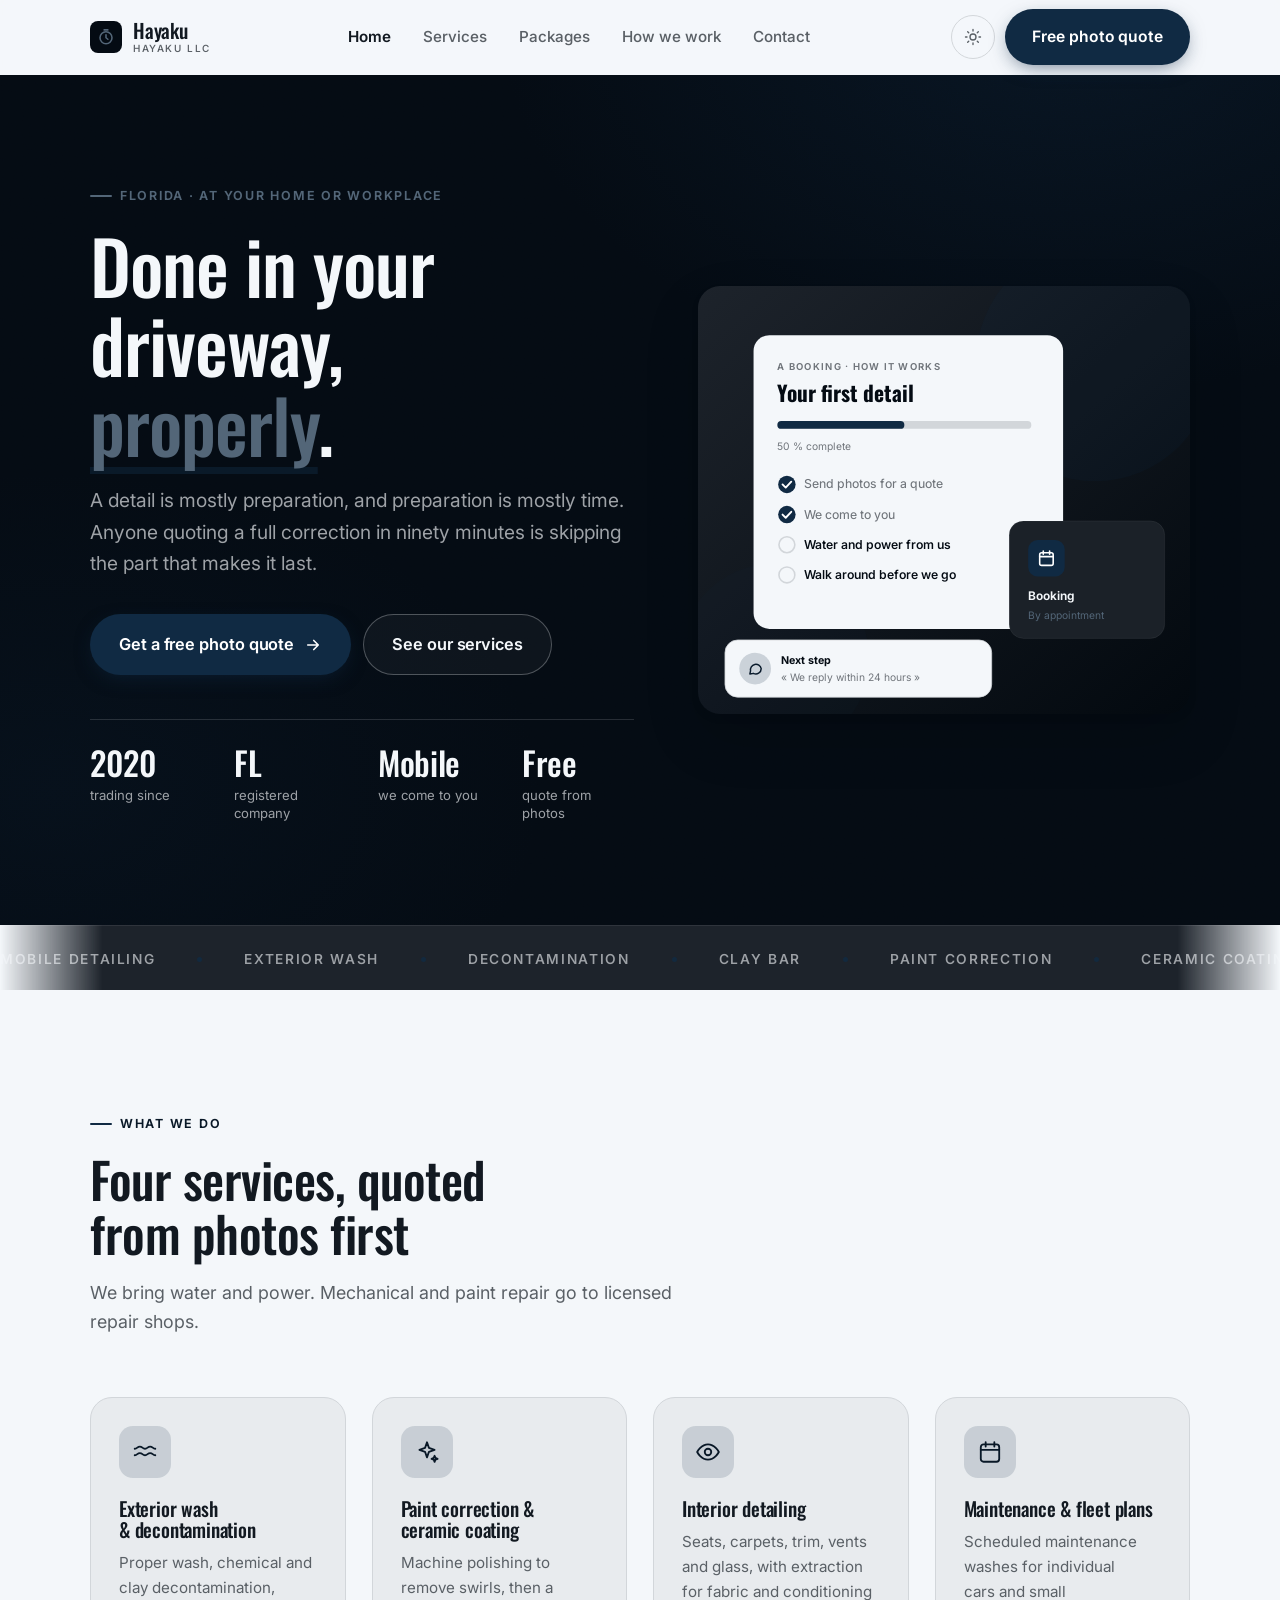
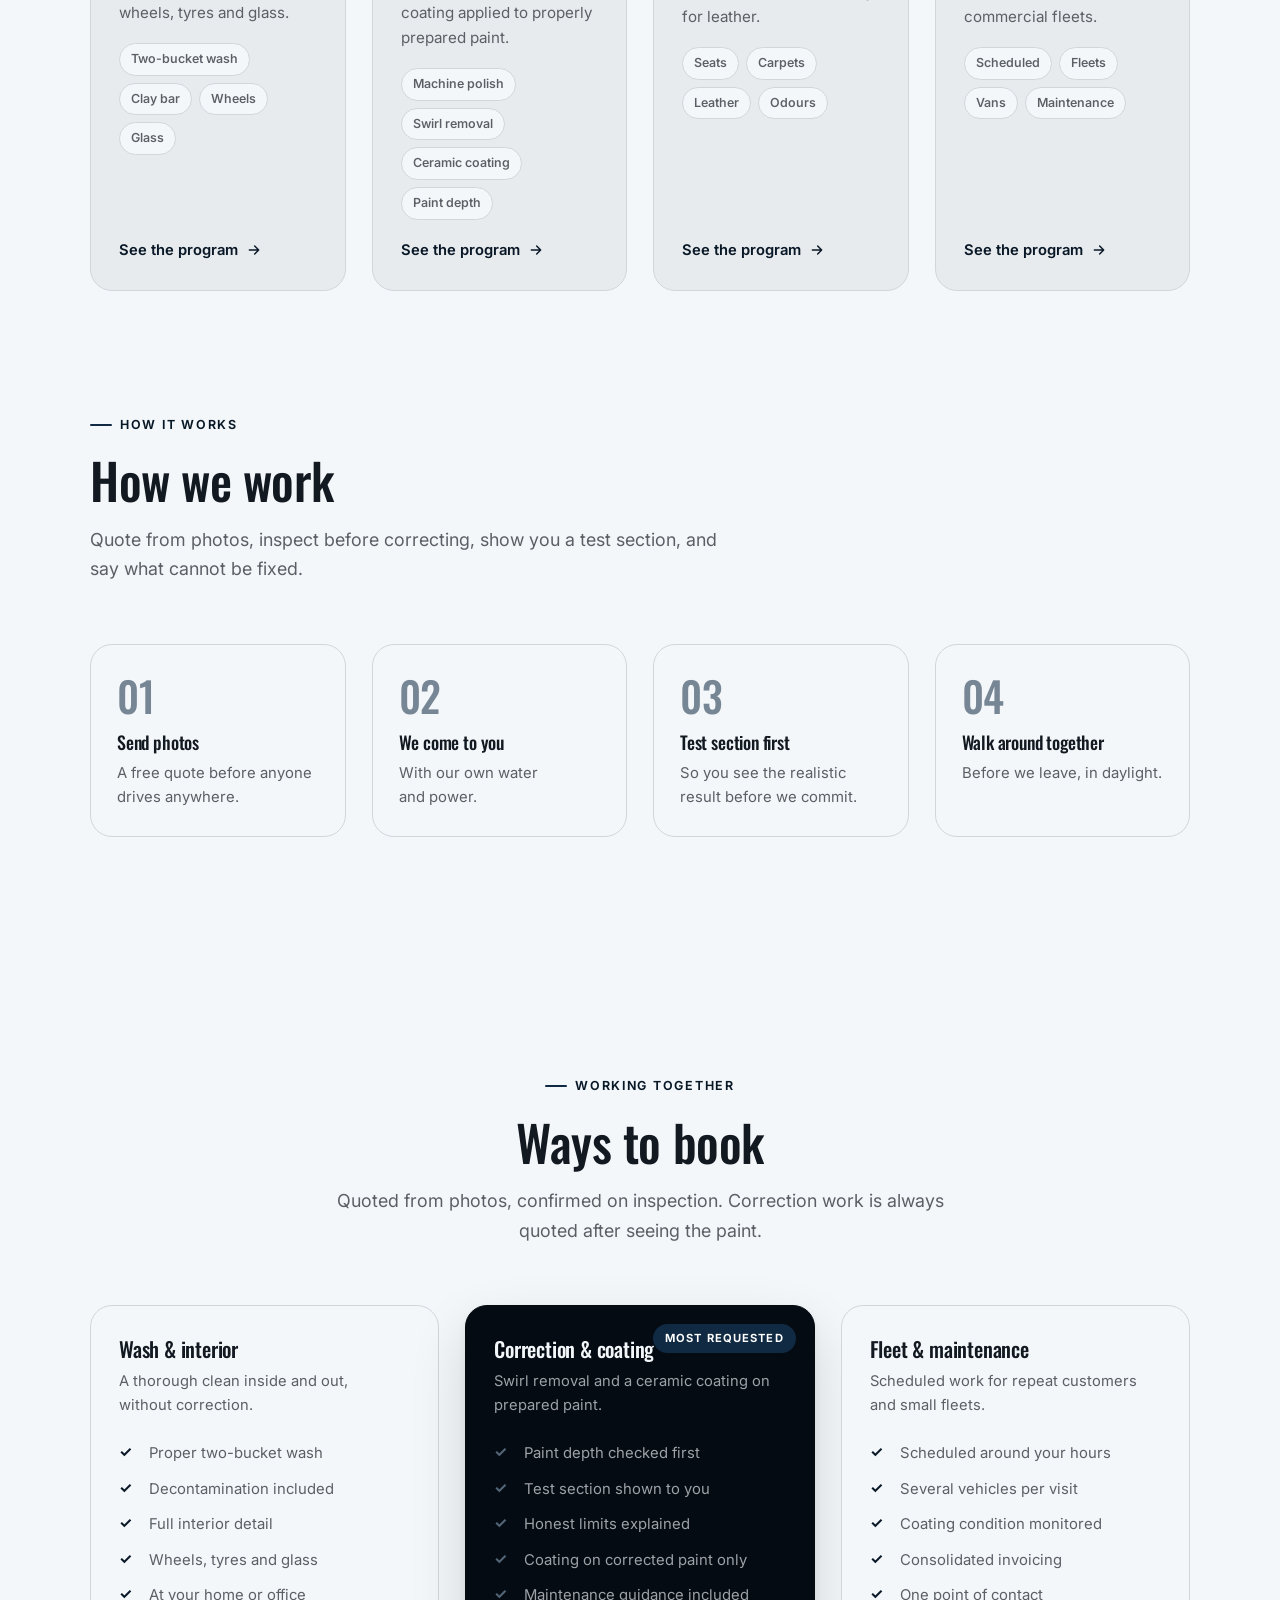
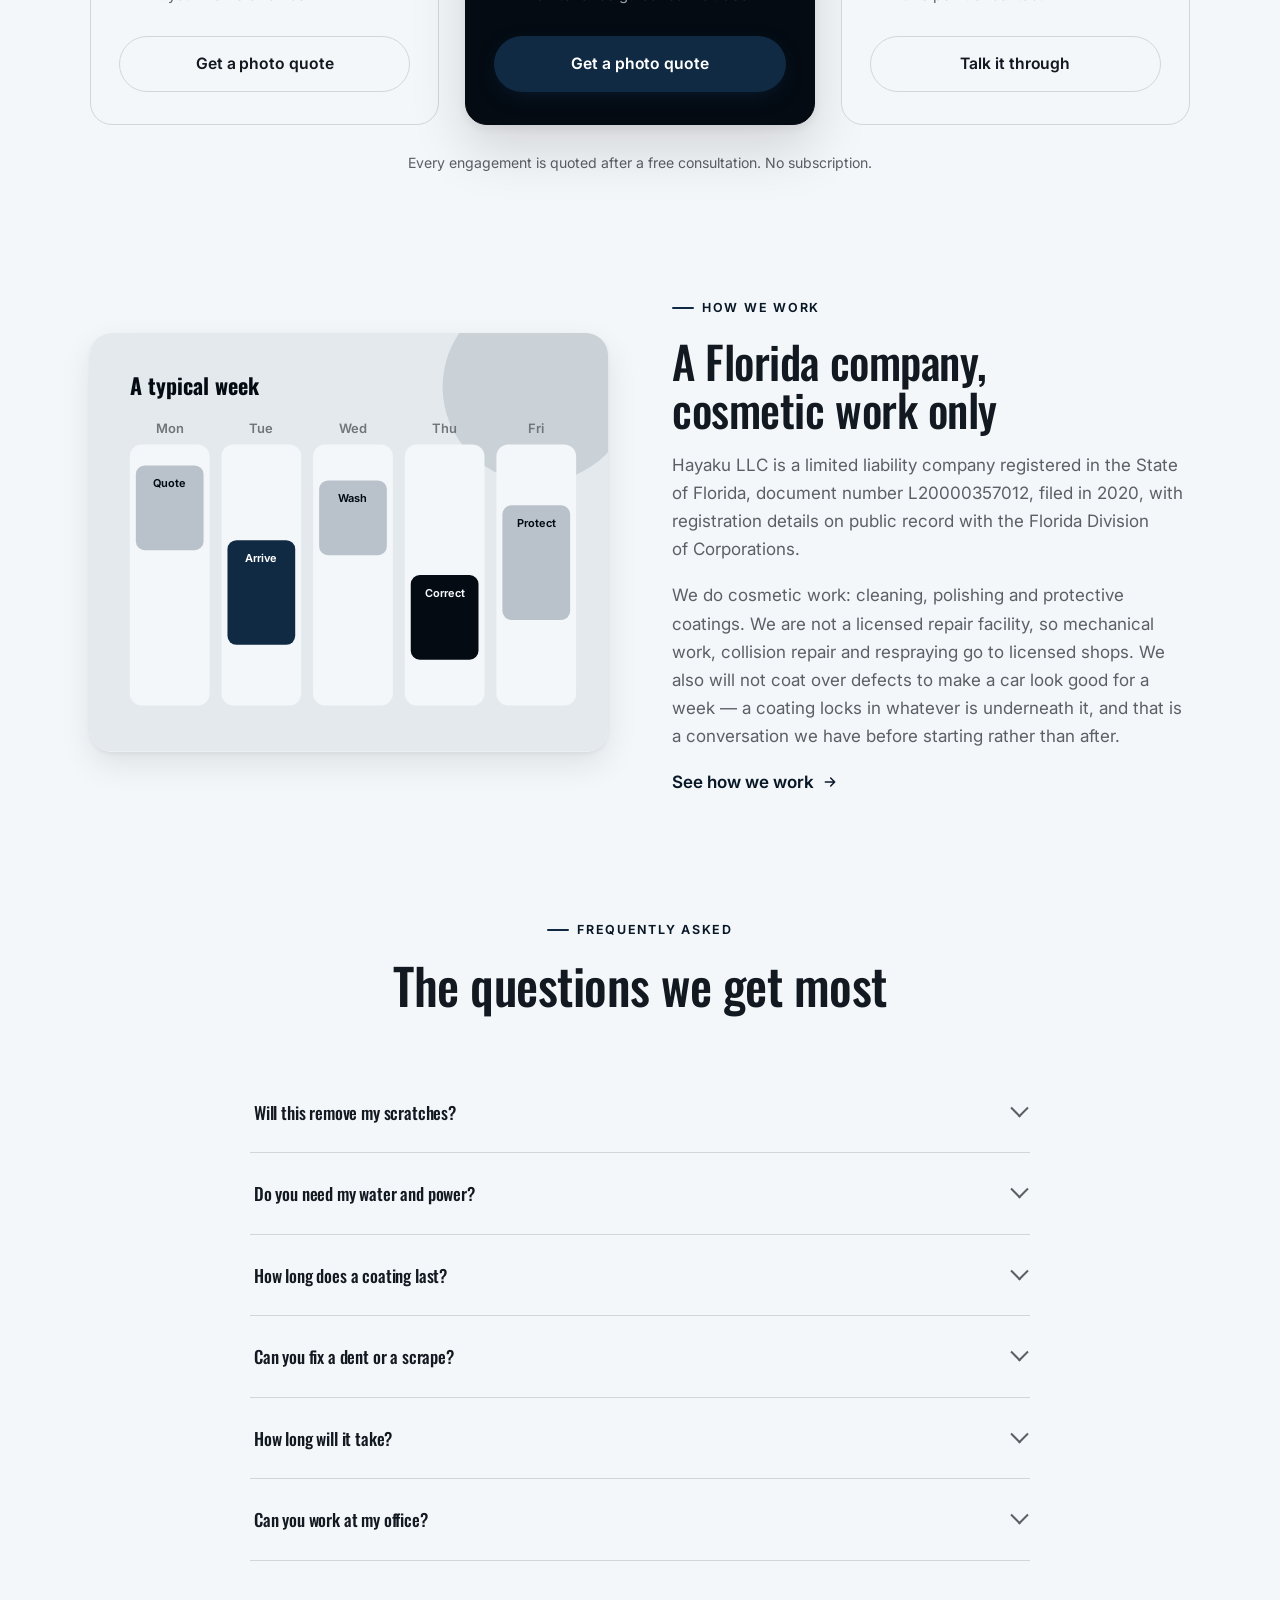
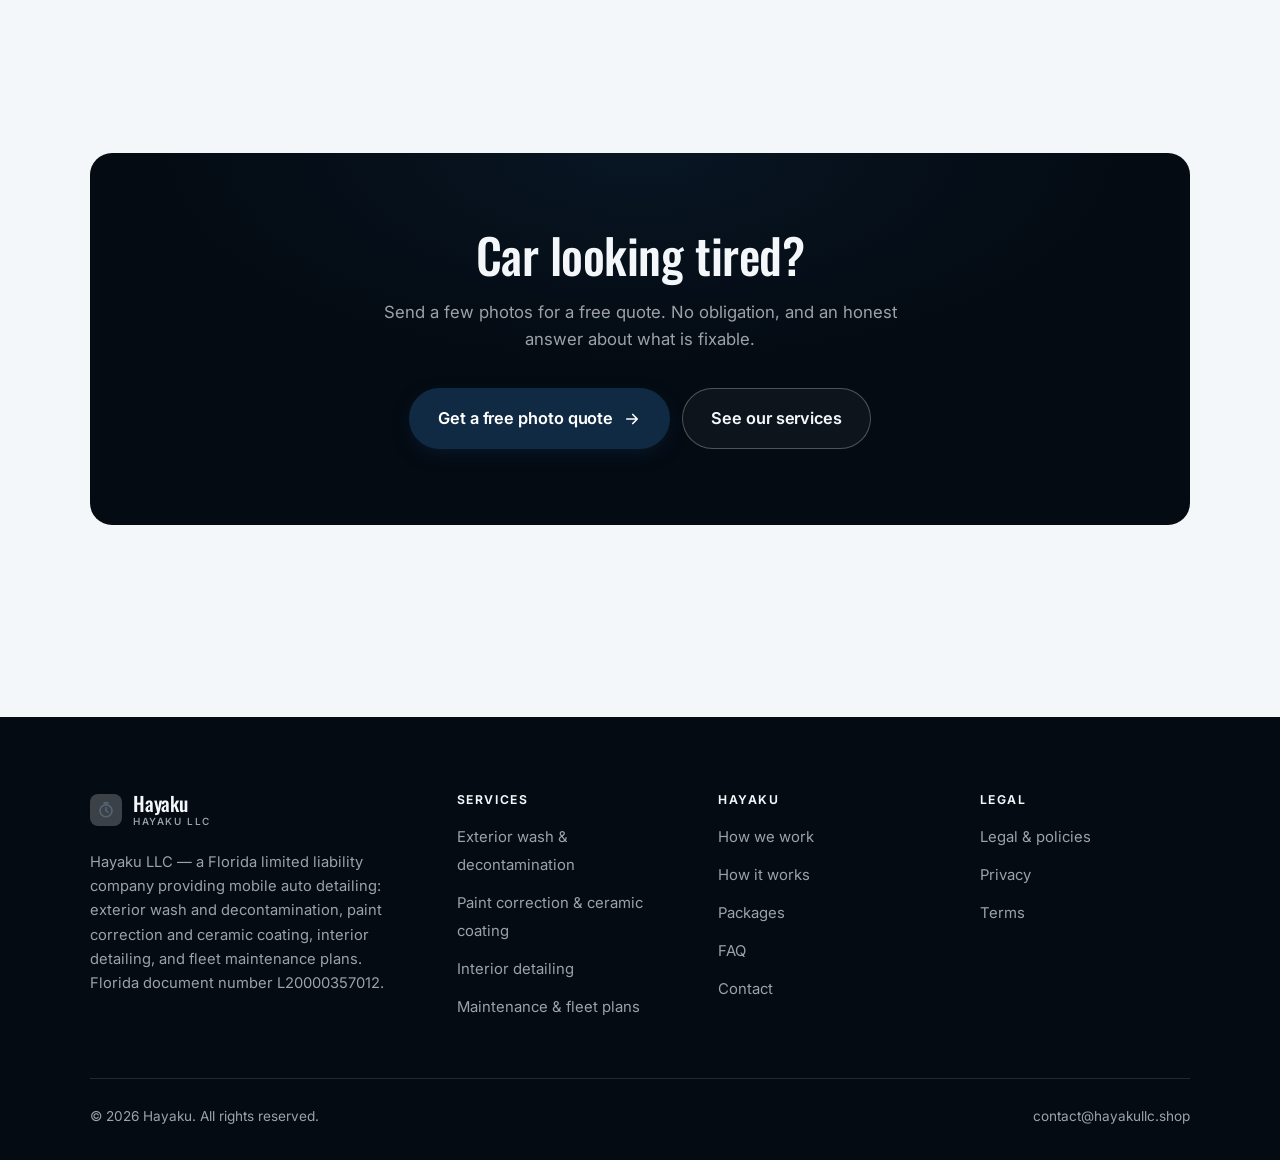
<file: index.html>
<!DOCTYPE html>
<html lang="en" class="no-js">
<head>
<meta charset="utf-8">
<meta name="viewport" content="width=device-width, initial-scale=1">
<title>Hayaku LLC — mobile auto detailing in Florida</title>
<meta name="description" content="Hayaku LLC, a Florida mobile auto detailing company: exterior wash and decontamination, paint correction, ceramic coating, interior detailing and fleet plans, at your home or office.">
<link rel="canonical" href="https://hayakullc.shop/">

<meta property="og:type" content="website">
<meta property="og:url" content="https://hayakullc.shop/">
<meta property="og:site_name" content="Hayaku">
<meta property="og:locale" content="en_US">
<meta property="og:title" content="Hayaku LLC — mobile auto detailing in Florida">
<meta property="og:description" content="Hayaku LLC, a Florida mobile auto detailing company: exterior wash and decontamination, paint correction, ceramic coating, interior detailing and fleet plans, at your home or office.">
<meta name="theme-color" content="#040b13">

<link rel="icon" href="assets/img/favicon.svg" type="image/svg+xml">
<link rel="preconnect" href="https://fonts.googleapis.com">
<link rel="preconnect" href="https://fonts.gstatic.com" crossorigin>
<link rel="stylesheet" href="https://fonts.googleapis.com/css2?family=Oswald:wght@400;500;600;700&family=Inter:wght@400..700&display=swap">
<link rel="stylesheet" href="assets/css/style.css">

<!-- Thème appliqué avant le premier rendu (évite le flash) -->
<script>
document.documentElement.classList.remove('no-js');
(function(){try{var t=localStorage.getItem('site-theme');if(t){document.documentElement.setAttribute('data-theme',t);}}catch(e){}})();
</script>
<script type="application/ld+json">
{
  "@context": "https://schema.org",
  "@type": "Organization",
  "name": "Hayaku",
  "url": "https://hayakullc.shop/",
  "email": "contact@hayakullc.shop",
  "description": "Hayaku LLC, a Florida mobile auto detailing company: exterior wash and decontamination, paint correction, ceramic coating, interior detailing and fleet plans, at your home or office.",
  "areaServed": "US",
  "knowsLanguage": "en"
}
</script>
</head>

<body>
<a class="skip-link" href="#main">Skip to main content</a>

<header class="site-header">
  <nav class="wrap nav" aria-label="Main navigation">
    <a class="brand" href="index.html">
      <svg class="brand__mark" viewBox="0 0 64 64" aria-hidden="true">
        <rect class="bm-bg" width="64" height="64" rx="16"/>
        <g class="bm-ic" transform="translate(14 14) scale(1.5)" fill="none" stroke-width="2.1" stroke-linecap="round" stroke-linejoin="round"><circle cx="12" cy="13" r="8"/><path d="M12 9v4l2.5 2M9.5 2.5h5"/></g>
      </svg>
      <span>Hayaku<span class="brand__sub">Hayaku LLC</span></span>
    </a>

    <ul class="nav__links" id="nav-links">
      <li><a href="index.html" aria-current="page">Home</a></li>
      <li><a href="programs.html">Services</a></li>
      <li><a href="index.html#pricing">Packages</a></li>
      <li><a href="about.html">How we work</a></li>
      <li><a href="contact.html">Contact</a></li>
      <li><a class="btn btn--primary" href="contact.html">Free photo quote</a></li>
    </ul>

    <div class="nav__cta">
      <button class="theme-toggle" type="button" aria-label="Switch to dark theme">
        <svg class="icon-sun" viewBox="0 0 24 24" fill="none" stroke="currentColor" stroke-width="1.8" stroke-linecap="round" aria-hidden="true"><circle cx="12" cy="12" r="4"/><path d="M12 2v2m0 16v2M2 12h2m16 0h2M4.9 4.9l1.4 1.4m11.4 11.4 1.4 1.4M19.1 4.9l-1.4 1.4M6.3 17.7l-1.4 1.4"/></svg>
        <svg class="icon-moon" viewBox="0 0 24 24" fill="none" stroke="currentColor" stroke-width="1.8" stroke-linecap="round" stroke-linejoin="round" aria-hidden="true"><path d="M21 12.8A9 9 0 1 1 11.2 3a7 7 0 0 0 9.8 9.8z"/></svg>
      </button>
      <a class="btn btn--primary" href="contact.html">Free photo quote</a>
      <button class="nav__toggle" type="button" aria-expanded="false" aria-controls="nav-links" aria-label="Open menu">
        <svg class="icon-open" viewBox="0 0 24 24" fill="none" stroke="currentColor" stroke-width="2" stroke-linecap="round" aria-hidden="true"><path d="M3 6h18M3 12h18M3 18h18"/></svg>
        <svg class="icon-close" viewBox="0 0 24 24" fill="none" stroke="currentColor" stroke-width="2" stroke-linecap="round" aria-hidden="true"><path d="M6 6l12 12M18 6L6 18"/></svg>
      </button>
    </div>
  </nav>
</header>

<main id="main">

<section class="hero">
  <div class="wrap hero__inner">
    <div>
      <span class="eyebrow hero__eyebrow">Florida · At your home or workplace</span>
      <h1>Done in your driveway,<br> <em>properly</em>.</h1>
      <p class="hero__lede">A detail is mostly preparation, and preparation is mostly time. Anyone quoting a full correction in ninety minutes is skipping the part that makes it last.</p>

      <div class="hero__actions">
        <a class="btn btn--primary btn--lg" href="contact.html">Get a free photo quote <svg viewBox="0 0 24 24" fill="none" stroke="currentColor" stroke-width="2.2" stroke-linecap="round" stroke-linejoin="round" aria-hidden="true"><path d="M5 12h14M13 6l6 6-6 6"/></svg></a>
        <a class="btn btn--on-dark btn--lg" href="programs.html">See our services</a>
      </div>

      <ul class="hero__proof">
        <li><span class="stat__num">2020</span><span class="stat__label">trading since</span></li>
        <li><span class="stat__num">FL</span><span class="stat__label">registered company</span></li>
        <li><span class="stat__num">Mobile</span><span class="stat__label">we come to you</span></li>
        <li><span class="stat__num">Free</span><span class="stat__label">quote from photos</span></li>
      </ul>
    </div>

    <div class="hero__art">
      <svg viewBox="0 0 620 540" role="img" aria-label="How a Hayaku mobile detail works, from photo quote to final walk around.">
        <defs>
          <linearGradient id="hbg" x1="0" y1="0" x2="1" y2="1">
            <stop offset="0" stop-color="#1d232b"/><stop offset="1" stop-color="#03090f"/>
          </linearGradient>
        </defs>
        <rect width="620" height="540" rx="22" fill="url(#hbg)"/>
        <circle cx="500" cy="96" r="150" fill="#102a43" opacity=".16"/>
        <circle cx="96" cy="470" r="120" fill="#102a43" opacity=".08"/>

        <g style="font-family: var(--font-body)">
          <!-- Carte programme -->
          <rect x="70" y="62" width="390" height="370" rx="20" fill="#f4f7fa"/>
          <text x="100" y="106" font-size="12" font-weight="650" letter-spacing="1.6" fill="#70757b">A BOOKING · HOW IT WORKS</text>
          <text x="100" y="146" font-size="27" font-weight="700" fill="#040b13" style="font-family: var(--font-display)">Your first detail</text>
          <rect x="100" y="170" width="320" height="10" rx="5" fill="#d2d6da"/>
          <rect x="100" y="170" width="160" height="10" rx="5" fill="#102a43"/>
          <text x="100" y="206" font-size="13" fill="#70757b">50 % complete</text>
          <circle cx="112" cy="250" r="11" fill="#102a43"/><path d="M106.5 250l4 4 7-7.5" fill="none" stroke="#ffffff" stroke-width="2.4" stroke-linecap="round" stroke-linejoin="round"/><text x="134" y="255" font-size="15.5" fill="#70757b" font-weight="450">Send photos for a quote</text>
          <circle cx="112" cy="288" r="11" fill="#102a43"/><path d="M106.5 288l4 4 7-7.5" fill="none" stroke="#ffffff" stroke-width="2.4" stroke-linecap="round" stroke-linejoin="round"/><text x="134" y="293" font-size="15.5" fill="#70757b" font-weight="450">We come to you</text>
          <circle cx="112" cy="326" r="10" fill="none" stroke="#d2d6da" stroke-width="2"/><text x="134" y="331" font-size="15.5" fill="#040b13" font-weight="560">Water and power from us</text>
          <circle cx="112" cy="364" r="10" fill="none" stroke="#d2d6da" stroke-width="2"/><text x="134" y="369" font-size="15.5" fill="#040b13" font-weight="560">Walk around before we go</text>

          <!-- Carte séance -->
          <rect x="392" y="296" width="196" height="148" rx="18" fill="#1b2128" stroke="#ffffff" stroke-opacity=".08"/>
          <rect x="416" y="320" width="46" height="46" rx="12" fill="#102a43"/>
          <g transform="translate(427 331)" fill="none" stroke="#ffffff" color="#ffffff" stroke-width="2" stroke-linecap="round" stroke-linejoin="round"><rect x="3.5" y="5" width="17" height="16" rx="2.5"/><path d="M8 3v4M16 3v4M3.5 10h17"/></g>
          <text x="416" y="396" font-size="15" font-weight="650" fill="#f4f7fa">Booking</text>
          <text x="416" y="420" font-size="13" fill="#536678">By appointment</text>

          <!-- Retour du coach -->
          <rect x="34" y="446" width="336" height="72" rx="16" fill="#f4f7fa" stroke="#d2d6da"/>
          <circle cx="72" cy="482" r="20" fill="#cbd2d9"/>
          <g transform="translate(62 472) scale(.84)" fill="none" stroke="#0a1b2c" stroke-width="2.2" stroke-linecap="round" stroke-linejoin="round"><path d="M21 12a8 8 0 0 1-11.6 7.1L4 20l1-4.6A8 8 0 1 1 21 12z"/></g>
          <text x="104" y="476" font-size="13.5" font-weight="700" fill="#040b13">Next step</text>
          <text x="104" y="498" font-size="13" fill="#70757b">« We reply within 24 hours »</text>
        </g>
      </svg>
    </div>
  </div>
</section>

<div class="marquee" aria-hidden="true">
  <div class="marquee__track"><span>Mobile detailing</span><span>Exterior wash</span><span>Decontamination</span><span>Clay bar</span><span>Paint correction</span><span>Ceramic coating</span><span>Interior detail</span><span>Carpets</span><span>Fleet plans</span><span>At your door</span><span>Mobile detailing</span><span>Exterior wash</span><span>Decontamination</span><span>Clay bar</span><span>Paint correction</span><span>Ceramic coating</span><span>Interior detail</span><span>Carpets</span><span>Fleet plans</span><span>At your door</span></div>
</div>

<section class="section wrap" id="programs">
  <div class="section-head reveal">
    <span class="eyebrow">What we do</span>
    <h2>Four services, quoted from photos first</h2>
    <p>We bring water and power. Mechanical and paint repair go to licensed repair shops.</p>
  </div>
  <div class="grid grid--4 reveal-group">
    <a class="card" href="programs.html#exterior">
      <div class="card__icon"><svg viewBox="0 0 24 24" fill="none" stroke="currentColor" stroke-width="1.7" stroke-linecap="round" stroke-linejoin="round" aria-hidden="true"><path d="M2.5 9c2.4 0 2.4-2 4.75-2s2.4 2 4.75 2 2.4-2 4.75-2 2.4 2 4.75 2M2.5 15c2.4 0 2.4-2 4.75-2s2.4 2 4.75 2 2.4-2 4.75-2 2.4 2 4.75 2"/></svg></div>
      <h3>Exterior wash &amp; decontamination</h3>
      <p>Proper wash, chemical and clay decontamination, wheels, tyres and glass.</p>
      <ul class="tags"><li>Two-bucket wash</li><li>Clay bar</li><li>Wheels</li><li>Glass</li></ul>
      <span class="arrow-link">See the program <svg viewBox="0 0 24 24" fill="none" stroke="currentColor" stroke-width="2.2" stroke-linecap="round" stroke-linejoin="round" aria-hidden="true"><path d="M5 12h14M13 6l6 6-6 6"/></svg></span>
    </a>
    <a class="card" href="programs.html#correction">
      <div class="card__icon"><svg viewBox="0 0 24 24" fill="none" stroke="currentColor" stroke-width="1.7" stroke-linecap="round" stroke-linejoin="round" aria-hidden="true"><path d="M12 3l1.8 5.2L19 10l-5.2 1.8L12 17l-1.8-5.2L5 10l5.2-1.8zM19 15.5l.8 2 2 .8-2 .8-.8 2-.8-2-2-.8 2-.8z"/></svg></div>
      <h3>Paint correction &amp; ceramic coating</h3>
      <p>Machine polishing to remove swirls, then a coating applied to properly prepared paint.</p>
      <ul class="tags"><li>Machine polish</li><li>Swirl removal</li><li>Ceramic coating</li><li>Paint depth</li></ul>
      <span class="arrow-link">See the program <svg viewBox="0 0 24 24" fill="none" stroke="currentColor" stroke-width="2.2" stroke-linecap="round" stroke-linejoin="round" aria-hidden="true"><path d="M5 12h14M13 6l6 6-6 6"/></svg></span>
    </a>
    <a class="card" href="programs.html#interior">
      <div class="card__icon"><svg viewBox="0 0 24 24" fill="none" stroke="currentColor" stroke-width="1.7" stroke-linecap="round" stroke-linejoin="round" aria-hidden="true"><path d="M2 12s3.6-7 10-7 10 7 10 7-3.6 7-10 7S2 12 2 12z"/><circle cx="12" cy="12" r="3"/></svg></div>
      <h3>Interior detailing</h3>
      <p>Seats, carpets, trim, vents and glass, with extraction for fabric and conditioning for leather.</p>
      <ul class="tags"><li>Seats</li><li>Carpets</li><li>Leather</li><li>Odours</li></ul>
      <span class="arrow-link">See the program <svg viewBox="0 0 24 24" fill="none" stroke="currentColor" stroke-width="2.2" stroke-linecap="round" stroke-linejoin="round" aria-hidden="true"><path d="M5 12h14M13 6l6 6-6 6"/></svg></span>
    </a>
    <a class="card" href="programs.html#fleet">
      <div class="card__icon"><svg viewBox="0 0 24 24" fill="none" stroke="currentColor" stroke-width="1.7" stroke-linecap="round" stroke-linejoin="round" aria-hidden="true"><rect x="3.5" y="5" width="17" height="16" rx="2.5"/><path d="M8 3v4M16 3v4M3.5 10h17"/></svg></div>
      <h3>Maintenance &amp; fleet plans</h3>
      <p>Scheduled maintenance washes for individual cars and small commercial fleets.</p>
      <ul class="tags"><li>Scheduled</li><li>Fleets</li><li>Vans</li><li>Maintenance</li></ul>
      <span class="arrow-link">See the program <svg viewBox="0 0 24 24" fill="none" stroke="currentColor" stroke-width="2.2" stroke-linecap="round" stroke-linejoin="round" aria-hidden="true"><path d="M5 12h14M13 6l6 6-6 6"/></svg></span>
    </a>
  </div>
</section>

<section class="section section--flush wrap" id="how-it-works">
  <div class="section-head reveal">
    <span class="eyebrow">How it works</span>
    <h2>How we work</h2>
    <p>Quote from photos, inspect before correcting, show you a test section, and say what cannot be fixed.</p>
  </div>
  <div class="grid grid--4 steps reveal-group">
    <article class="step">
      <h3>Send photos</h3>
      <p>A free quote before anyone drives anywhere.</p>
    </article>
    <article class="step">
      <h3>We come to you</h3>
      <p>With our own water and power.</p>
    </article>
    <article class="step">
      <h3>Test section first</h3>
      <p>So you see the realistic result before we commit.</p>
    </article>
    <article class="step">
      <h3>Walk around together</h3>
      <p>Before we leave, in daylight.</p>
    </article>
  </div>
</section>

<section class="section wrap" id="pricing">
  <div class="section-head section-head--center reveal">
    <span class="eyebrow">Working together</span>
    <h2>Ways to book</h2>
    <p>Quoted from photos, confirmed on inspection. Correction work is always quoted after seeing the paint.</p>
  </div>
  <div class="grid grid--3 plans reveal-group">
    <article class="plan">
      
      <h3>Wash &amp; interior</h3>
      <p class="plan__desc">A thorough clean inside and out, without correction.</p>
      
      <ul class="plan__features">
        <li>Proper two-bucket wash</li>
        <li>Decontamination included</li>
        <li>Full interior detail</li>
        <li>Wheels, tyres and glass</li>
        <li>At your home or office</li>
      </ul>
      <a class="btn btn--ghost btn--block" href="contact.html">Get a photo quote</a>
    </article>
    <article class="plan plan--featured">
      <span class="plan__tag">Most requested</span>
      <h3>Correction &amp; coating</h3>
      <p class="plan__desc">Swirl removal and a ceramic coating on prepared paint.</p>
      
      <ul class="plan__features">
        <li>Paint depth checked first</li>
        <li>Test section shown to you</li>
        <li>Honest limits explained</li>
        <li>Coating on corrected paint only</li>
        <li>Maintenance guidance included</li>
      </ul>
      <a class="btn btn--primary btn--block" href="contact.html">Get a photo quote</a>
    </article>
    <article class="plan">
      
      <h3>Fleet &amp; maintenance</h3>
      <p class="plan__desc">Scheduled work for repeat customers and small fleets.</p>
      
      <ul class="plan__features">
        <li>Scheduled around your hours</li>
        <li>Several vehicles per visit</li>
        <li>Coating condition monitored</li>
        <li>Consolidated invoicing</li>
        <li>One point of contact</li>
      </ul>
      <a class="btn btn--ghost btn--block" href="contact.html">Talk it through</a>
    </article>
  </div>
  <p class="plans-note">Every engagement is quoted after a free consultation. No subscription.</p>
</section>

<section class="section section--flush wrap">
  <div class="split reveal">
    <div class="split__art">
      <svg viewBox="0 0 520 420" role="img" aria-label="Example of a typical week: Quote, Arrive, Wash, Correct, Protect.">
        <rect width="520" height="420" rx="20" fill="#e4e9ed"/>
        <circle cx="450" cy="54" r="96" fill="#102a43" opacity=".12"/>
        <g style="font-family: var(--font-body)">
        <text x="40" y="62" font-size="22" font-weight="700" fill="#040b13" style="font-family: var(--font-display)">A typical week</text>
        <text x="80" y="100" text-anchor="middle" font-size="13" font-weight="600" fill="#70757b">Mon</text>
        <rect x="40" y="112" width="80" height="262" rx="12" fill="#f4f7fa"/>
        <rect x="46" y="133" width="68" height="85" rx="9" fill="#b9c2ca"/>
        <text x="80" y="155" text-anchor="middle" font-size="11" font-weight="650" fill="#040b13">Quote</text>
        <text x="172" y="100" text-anchor="middle" font-size="13" font-weight="600" fill="#70757b">Tue</text>
        <rect x="132" y="112" width="80" height="262" rx="12" fill="#f4f7fa"/>
        <rect x="138" y="208" width="68" height="105" rx="9" fill="#102a43"/>
        <text x="172" y="230" text-anchor="middle" font-size="11" font-weight="650" fill="#ffffff">Arrive</text>
        <text x="264" y="100" text-anchor="middle" font-size="13" font-weight="600" fill="#70757b">Wed</text>
        <rect x="224" y="112" width="80" height="262" rx="12" fill="#f4f7fa"/>
        <rect x="230" y="148" width="68" height="75" rx="9" fill="#b9c2ca"/>
        <text x="264" y="170" text-anchor="middle" font-size="11" font-weight="650" fill="#040b13">Wash</text>
        <text x="356" y="100" text-anchor="middle" font-size="13" font-weight="600" fill="#70757b">Thu</text>
        <rect x="316" y="112" width="80" height="262" rx="12" fill="#f4f7fa"/>
        <rect x="322" y="243" width="68" height="85" rx="9" fill="#040b13"/>
        <text x="356" y="265" text-anchor="middle" font-size="11" font-weight="650" fill="#f4f7fa">Correct</text>
        <text x="448" y="100" text-anchor="middle" font-size="13" font-weight="600" fill="#70757b">Fri</text>
        <rect x="408" y="112" width="80" height="262" rx="12" fill="#f4f7fa"/>
        <rect x="414" y="173" width="68" height="115" rx="9" fill="#b9c2ca"/>
        <text x="448" y="195" text-anchor="middle" font-size="11" font-weight="650" fill="#040b13">Protect</text>
        </g>
      </svg>
    </div>
    <div>
      <span class="eyebrow">How we work</span>
      <h2>A Florida company, cosmetic work only</h2>
      <p>Hayaku LLC is a limited liability company registered in the State of Florida, document number L20000357012, filed in 2020, with registration details on public record with the Florida Division of Corporations.</p>
      <p>We do cosmetic work: cleaning, polishing and protective coatings. We are not a licensed repair facility, so mechanical work, collision repair and respraying go to licensed shops. We also will not coat over defects to make a car look good for a week — a coating locks in whatever is underneath it, and that is a conversation we have before starting rather than after.</p>
      <p><a class="arrow-link" href="about.html">See how we work <svg viewBox="0 0 24 24" fill="none" stroke="currentColor" stroke-width="2.2" stroke-linecap="round" stroke-linejoin="round" aria-hidden="true"><path d="M5 12h14M13 6l6 6-6 6"/></svg></a></p>
    </div>
  </div>
</section>

<section class="section section--flush wrap" id="faq">
  <div class="section-head section-head--center reveal">
    <span class="eyebrow">Frequently asked</span>
    <h2>The questions we get most</h2>
  </div>
  <div class="faq reveal">
    <details>
      <summary>Will this remove my scratches?</summary>
      <p>Some of them. Light swirls usually come out; anything you can catch a fingernail in is through the clear coat and will not. We will tell you which is which before starting.</p>
    </details>
    <details>
      <summary>Do you need my water and power?</summary>
      <p>No. We bring both. All we need is space to work and ideally some shade.</p>
    </details>
    <details>
      <summary>How long does a coating last?</summary>
      <p>It depends on maintenance and conditions far more than on the product. We will give you a realistic figure and tell you how to wash it so the figure holds.</p>
    </details>
    <details>
      <summary>Can you fix a dent or a scrape?</summary>
      <p>No, that is body work and goes to a licensed repair shop. We will tell you if that is what you actually need instead of selling you a detail.</p>
    </details>
    <details>
      <summary>How long will it take?</summary>
      <p>A wash and interior is most of a day. Correction and coating is often two. Anyone promising a full correction in an afternoon is not doing one.</p>
    </details>
    <details>
      <summary>Can you work at my office?</summary>
      <p>Yes, most of our work is done at homes and workplaces. We just need permission to be there and space around the vehicle.</p>
    </details>
  </div>
</section>

<section class="wrap section--tight">
  <div class="cta-band reveal">
    <h2>Car looking tired?</h2>
    <p>Send a few photos for a free quote. No obligation, and an honest answer about what is fixable.</p>
    <div class="hero__actions">
      <a class="btn btn--primary btn--lg" href="contact.html">Get a free photo quote <svg viewBox="0 0 24 24" fill="none" stroke="currentColor" stroke-width="2.2" stroke-linecap="round" stroke-linejoin="round" aria-hidden="true"><path d="M5 12h14M13 6l6 6-6 6"/></svg></a>
      <a class="btn btn--on-dark btn--lg" href="programs.html">See our services</a>
    </div>
  </div>
</section>

</main>

<footer class="site-footer">
  <div class="wrap">
    <div class="footer__grid">
      <div class="footer__brand">
        <a class="brand" href="index.html">
          <svg class="brand__mark" viewBox="0 0 64 64" aria-hidden="true">
        <rect class="bm-bg" width="64" height="64" rx="16"/>
        <g class="bm-ic" transform="translate(14 14) scale(1.5)" fill="none" stroke-width="2.1" stroke-linecap="round" stroke-linejoin="round"><circle cx="12" cy="13" r="8"/><path d="M12 9v4l2.5 2M9.5 2.5h5"/></g>
      </svg>
          <span>Hayaku<span class="brand__sub">Hayaku LLC</span></span>
        </a>
        <p>Hayaku LLC — a Florida limited liability company providing mobile auto detailing: exterior wash and decontamination, paint correction and ceramic coating, interior detailing, and fleet maintenance plans. Florida document number L20000357012.</p>
      </div>

      <div class="footer__col">
        <h4>Services</h4>
        <ul>
          <li><a href="programs.html#exterior">Exterior wash &amp; decontamination</a></li>
          <li><a href="programs.html#correction">Paint correction &amp; ceramic coating</a></li>
          <li><a href="programs.html#interior">Interior detailing</a></li>
          <li><a href="programs.html#fleet">Maintenance &amp; fleet plans</a></li>
        </ul>
      </div>

      <div class="footer__col">
        <h4>Hayaku</h4>
        <ul>
          <li><a href="about.html">How we work</a></li>
          <li><a href="index.html#how-it-works">How it works</a></li>
          <li><a href="index.html#pricing">Packages</a></li>
          <li><a href="index.html#faq">FAQ</a></li>
          <li><a href="contact.html">Contact</a></li>
        </ul>
      </div>

      <div class="footer__col">
        <h4>Legal</h4>
        <ul>
          <li><a href="legal.html">Legal &amp; policies</a></li>
          <li><a href="legal.html#privacy">Privacy</a></li>
          <li><a href="legal.html#terms">Terms</a></li>
        </ul>
      </div>
    </div>

    <div class="footer__bottom">
      <p>© <span data-year>2026</span> Hayaku. All rights reserved.</p>
      <p><a href="mailto:contact@hayakullc.shop">contact@hayakullc.shop</a></p>
    </div>
  </div>
</footer>

<script src="assets/js/main.js" defer></script>
</body>
</html>
</file>
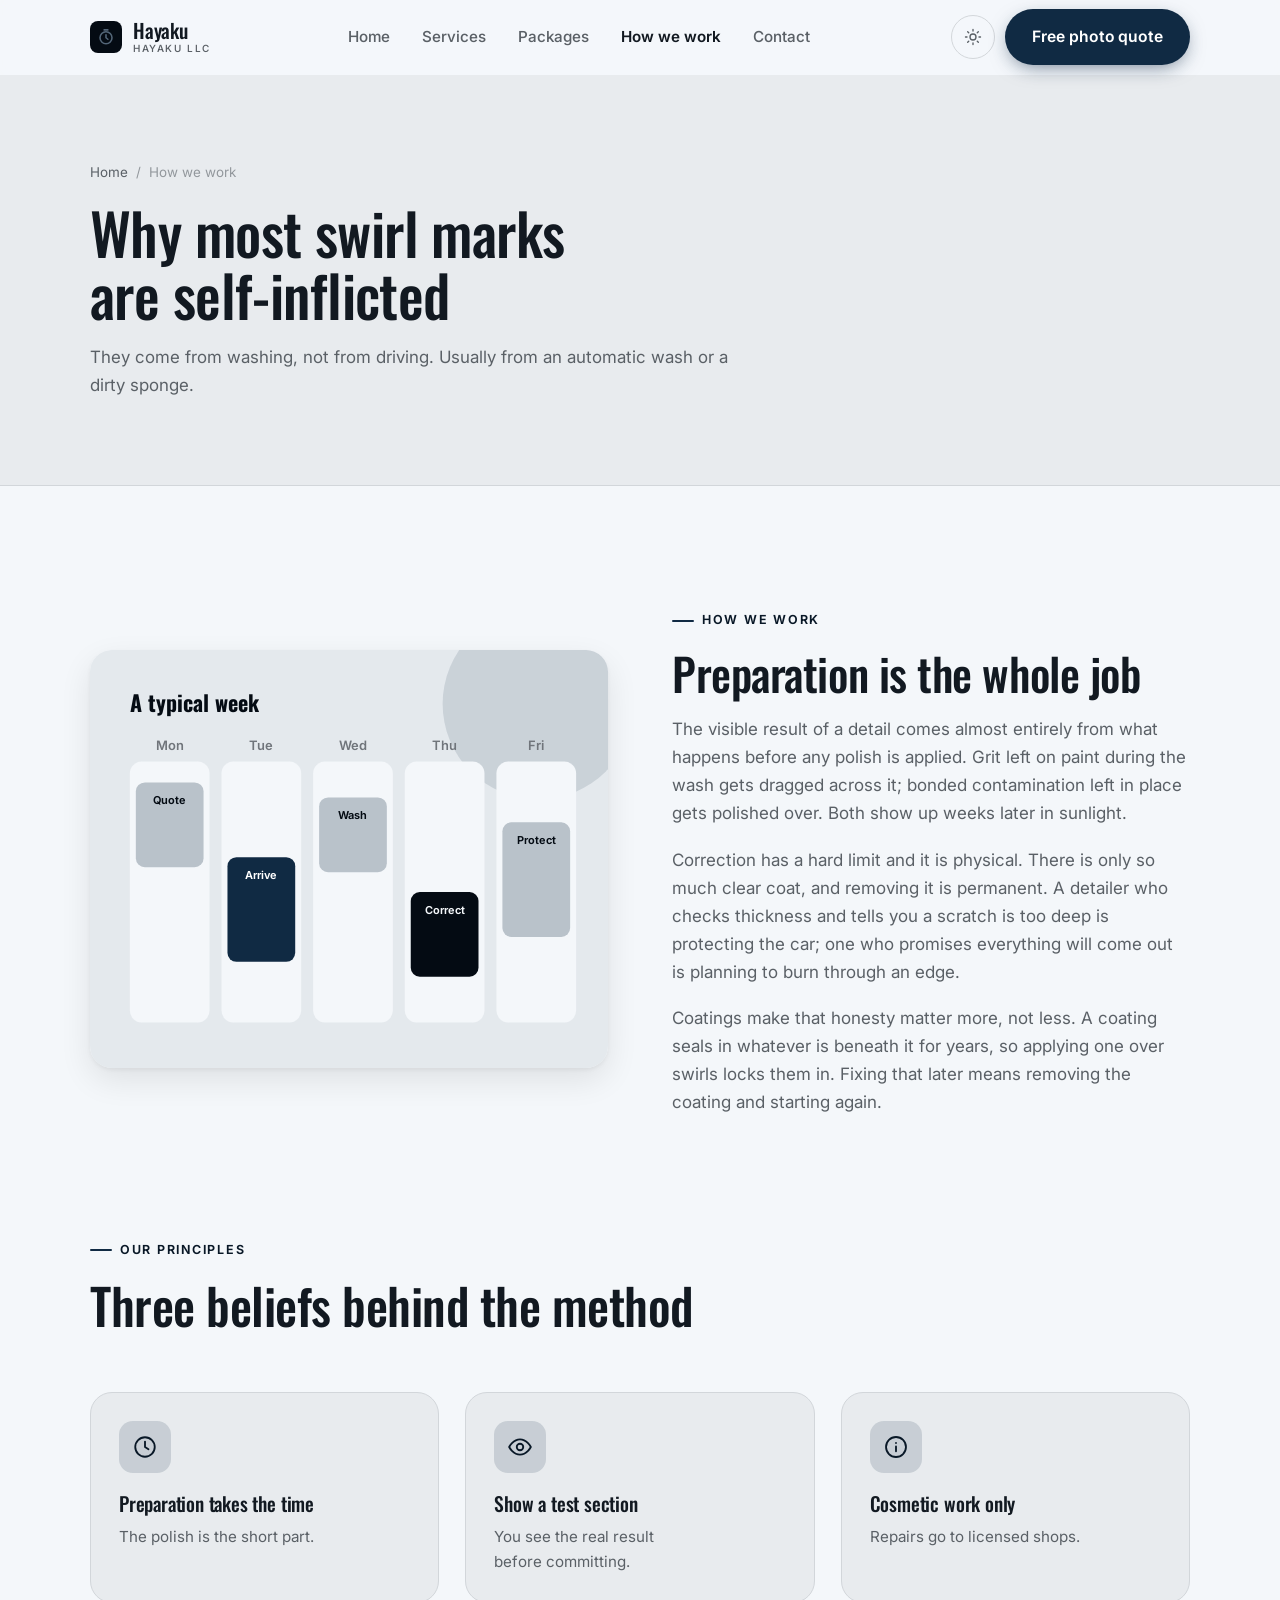
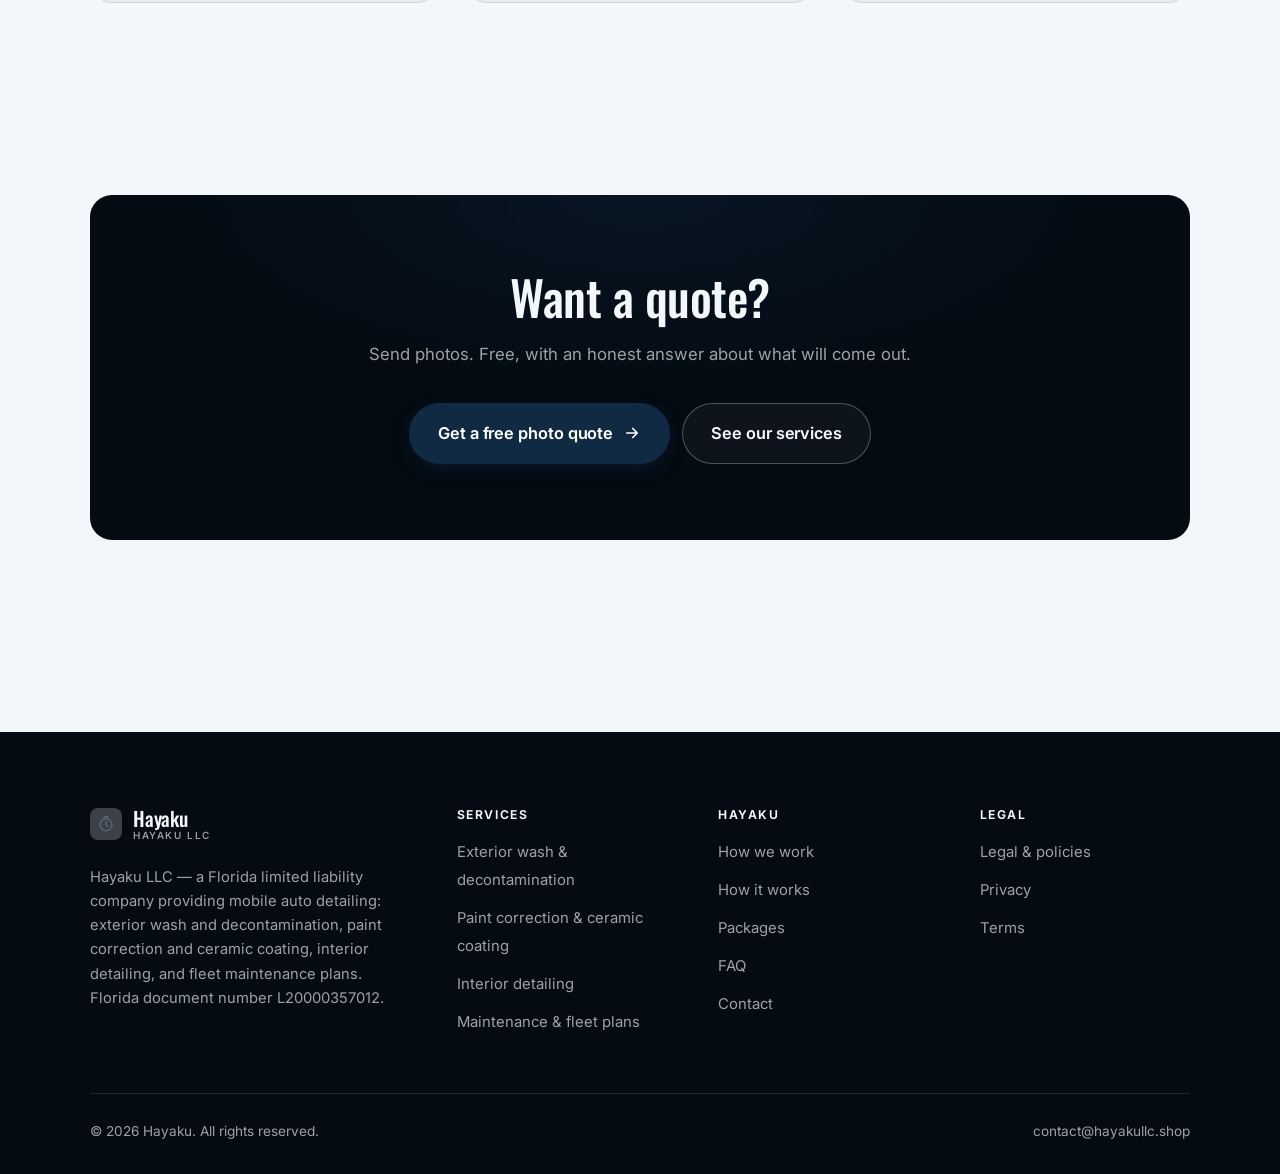
<file: about.html>
<!DOCTYPE html>
<html lang="en" class="no-js">
<head>
<meta charset="utf-8">
<meta name="viewport" content="width=device-width, initial-scale=1">
<title>How we work — Hayaku</title>
<meta name="description" content="About Hayaku LLC, a Florida mobile auto detailing company, document number L20000357012.">
<link rel="canonical" href="https://hayakullc.shop/about.html">

<meta property="og:type" content="website">
<meta property="og:url" content="https://hayakullc.shop/about.html">
<meta property="og:site_name" content="Hayaku">
<meta property="og:locale" content="en_US">
<meta property="og:title" content="How we work — Hayaku">
<meta property="og:description" content="About Hayaku LLC, a Florida mobile auto detailing company, document number L20000357012.">
<meta name="theme-color" content="#040b13">

<link rel="icon" href="assets/img/favicon.svg" type="image/svg+xml">
<link rel="preconnect" href="https://fonts.googleapis.com">
<link rel="preconnect" href="https://fonts.gstatic.com" crossorigin>
<link rel="stylesheet" href="https://fonts.googleapis.com/css2?family=Oswald:wght@400;500;600;700&family=Inter:wght@400..700&display=swap">
<link rel="stylesheet" href="assets/css/style.css">

<!-- Thème appliqué avant le premier rendu (évite le flash) -->
<script>
document.documentElement.classList.remove('no-js');
(function(){try{var t=localStorage.getItem('site-theme');if(t){document.documentElement.setAttribute('data-theme',t);}}catch(e){}})();
</script>
</head>

<body>
<a class="skip-link" href="#main">Skip to main content</a>

<header class="site-header">
  <nav class="wrap nav" aria-label="Main navigation">
    <a class="brand" href="index.html">
      <svg class="brand__mark" viewBox="0 0 64 64" aria-hidden="true">
        <rect class="bm-bg" width="64" height="64" rx="16"/>
        <g class="bm-ic" transform="translate(14 14) scale(1.5)" fill="none" stroke-width="2.1" stroke-linecap="round" stroke-linejoin="round"><circle cx="12" cy="13" r="8"/><path d="M12 9v4l2.5 2M9.5 2.5h5"/></g>
      </svg>
      <span>Hayaku<span class="brand__sub">Hayaku LLC</span></span>
    </a>

    <ul class="nav__links" id="nav-links">
      <li><a href="index.html">Home</a></li>
      <li><a href="programs.html">Services</a></li>
      <li><a href="index.html#pricing">Packages</a></li>
      <li><a href="about.html" aria-current="page">How we work</a></li>
      <li><a href="contact.html">Contact</a></li>
      <li><a class="btn btn--primary" href="contact.html">Free photo quote</a></li>
    </ul>

    <div class="nav__cta">
      <button class="theme-toggle" type="button" aria-label="Switch to dark theme">
        <svg class="icon-sun" viewBox="0 0 24 24" fill="none" stroke="currentColor" stroke-width="1.8" stroke-linecap="round" aria-hidden="true"><circle cx="12" cy="12" r="4"/><path d="M12 2v2m0 16v2M2 12h2m16 0h2M4.9 4.9l1.4 1.4m11.4 11.4 1.4 1.4M19.1 4.9l-1.4 1.4M6.3 17.7l-1.4 1.4"/></svg>
        <svg class="icon-moon" viewBox="0 0 24 24" fill="none" stroke="currentColor" stroke-width="1.8" stroke-linecap="round" stroke-linejoin="round" aria-hidden="true"><path d="M21 12.8A9 9 0 1 1 11.2 3a7 7 0 0 0 9.8 9.8z"/></svg>
      </button>
      <a class="btn btn--primary" href="contact.html">Free photo quote</a>
      <button class="nav__toggle" type="button" aria-expanded="false" aria-controls="nav-links" aria-label="Open menu">
        <svg class="icon-open" viewBox="0 0 24 24" fill="none" stroke="currentColor" stroke-width="2" stroke-linecap="round" aria-hidden="true"><path d="M3 6h18M3 12h18M3 18h18"/></svg>
        <svg class="icon-close" viewBox="0 0 24 24" fill="none" stroke="currentColor" stroke-width="2" stroke-linecap="round" aria-hidden="true"><path d="M6 6l12 12M18 6L6 18"/></svg>
      </button>
    </div>
  </nav>
</header>

<main id="main">

<section class="page-head">
  <div class="wrap">
    <nav class="breadcrumb" aria-label="Breadcrumb">
      <a href="index.html">Home</a><span>/</span><span aria-current="page">How we work</span>
    </nav>
    <h1>Why most swirl marks are self-inflicted</h1>
    <p>They come from washing, not from driving. Usually from an automatic wash or a dirty sponge.</p>
  </div>
</section>

<section class="section wrap">
  <div class="split reveal">
    <div class="split__art">
      <svg viewBox="0 0 520 420" role="img" aria-label="Example of a typical week: Quote, Arrive, Wash, Correct, Protect.">
        <rect width="520" height="420" rx="20" fill="#e4e9ed"/>
        <circle cx="450" cy="54" r="96" fill="#102a43" opacity=".12"/>
        <g style="font-family: var(--font-body)">
        <text x="40" y="62" font-size="22" font-weight="700" fill="#040b13" style="font-family: var(--font-display)">A typical week</text>
        <text x="80" y="100" text-anchor="middle" font-size="13" font-weight="600" fill="#70757b">Mon</text>
        <rect x="40" y="112" width="80" height="262" rx="12" fill="#f4f7fa"/>
        <rect x="46" y="133" width="68" height="85" rx="9" fill="#b9c2ca"/>
        <text x="80" y="155" text-anchor="middle" font-size="11" font-weight="650" fill="#040b13">Quote</text>
        <text x="172" y="100" text-anchor="middle" font-size="13" font-weight="600" fill="#70757b">Tue</text>
        <rect x="132" y="112" width="80" height="262" rx="12" fill="#f4f7fa"/>
        <rect x="138" y="208" width="68" height="105" rx="9" fill="#102a43"/>
        <text x="172" y="230" text-anchor="middle" font-size="11" font-weight="650" fill="#ffffff">Arrive</text>
        <text x="264" y="100" text-anchor="middle" font-size="13" font-weight="600" fill="#70757b">Wed</text>
        <rect x="224" y="112" width="80" height="262" rx="12" fill="#f4f7fa"/>
        <rect x="230" y="148" width="68" height="75" rx="9" fill="#b9c2ca"/>
        <text x="264" y="170" text-anchor="middle" font-size="11" font-weight="650" fill="#040b13">Wash</text>
        <text x="356" y="100" text-anchor="middle" font-size="13" font-weight="600" fill="#70757b">Thu</text>
        <rect x="316" y="112" width="80" height="262" rx="12" fill="#f4f7fa"/>
        <rect x="322" y="243" width="68" height="85" rx="9" fill="#040b13"/>
        <text x="356" y="265" text-anchor="middle" font-size="11" font-weight="650" fill="#f4f7fa">Correct</text>
        <text x="448" y="100" text-anchor="middle" font-size="13" font-weight="600" fill="#70757b">Fri</text>
        <rect x="408" y="112" width="80" height="262" rx="12" fill="#f4f7fa"/>
        <rect x="414" y="173" width="68" height="115" rx="9" fill="#b9c2ca"/>
        <text x="448" y="195" text-anchor="middle" font-size="11" font-weight="650" fill="#040b13">Protect</text>
        </g>
      </svg>
    </div>
    <div>
      <span class="eyebrow">How we work</span>
      <h2>Preparation is the whole job</h2>
      <p>The visible result of a detail comes almost entirely from what happens before any polish is applied. Grit left on paint during the wash gets dragged across it; bonded contamination left in place gets polished over. Both show up weeks later in sunlight.</p>
      <p>Correction has a hard limit and it is physical. There is only so much clear coat, and removing it is permanent. A detailer who checks thickness and tells you a scratch is too deep is protecting the car; one who promises everything will come out is planning to burn through an edge.</p>
      <p>Coatings make that honesty matter more, not less. A coating seals in whatever is beneath it for years, so applying one over swirls locks them in. Fixing that later means removing the coating and starting again.</p>
      <!--
        TO DO: add a short introduction of the coach (name, real background),
        with a photo if possible. Do not invent credentials — see README.md.
      -->
    </div>
  </div>
</section>

<section class="section section--flush wrap">
  <div class="section-head reveal">
    <span class="eyebrow">Our principles</span>
    <h2>Three beliefs behind the method</h2>
  </div>
  <div class="grid grid--3 reveal-group">
    <article class="card">
      <div class="card__icon"><svg viewBox="0 0 24 24" fill="none" stroke="currentColor" stroke-width="1.7" stroke-linecap="round" stroke-linejoin="round" aria-hidden="true"><circle cx="12" cy="12" r="9"/><path d="M12 7v5l3.2 2"/></svg></div>
      <h3>Preparation takes the time</h3>
      <p>The polish is the short part.</p>
    </article>
    <article class="card">
      <div class="card__icon"><svg viewBox="0 0 24 24" fill="none" stroke="currentColor" stroke-width="1.7" stroke-linecap="round" stroke-linejoin="round" aria-hidden="true"><path d="M2 12s3.6-7 10-7 10 7 10 7-3.6 7-10 7S2 12 2 12z"/><circle cx="12" cy="12" r="3"/></svg></div>
      <h3>Show a test section</h3>
      <p>You see the real result before committing.</p>
    </article>
    <article class="card">
      <div class="card__icon"><svg viewBox="0 0 24 24" fill="none" stroke="currentColor" stroke-width="1.7" stroke-linecap="round" stroke-linejoin="round" aria-hidden="true"><circle cx="12" cy="12" r="9.2"/><path d="M12 16v-4.5M12 8.2v.1"/></svg></div>
      <h3>Cosmetic work only</h3>
      <p>Repairs go to licensed shops.</p>
    </article>
  </div>
</section>

<section class="wrap section--tight">
  <div class="cta-band reveal">
    <h2>Want a quote?</h2>
    <p>Send photos. Free, with an honest answer about what will come out.</p>
    <div class="hero__actions">
      <a class="btn btn--primary btn--lg" href="contact.html">Get a free photo quote <svg viewBox="0 0 24 24" fill="none" stroke="currentColor" stroke-width="2.2" stroke-linecap="round" stroke-linejoin="round" aria-hidden="true"><path d="M5 12h14M13 6l6 6-6 6"/></svg></a>
      <a class="btn btn--on-dark btn--lg" href="programs.html">See our services</a>
    </div>
  </div>
</section>

</main>

<footer class="site-footer">
  <div class="wrap">
    <div class="footer__grid">
      <div class="footer__brand">
        <a class="brand" href="index.html">
          <svg class="brand__mark" viewBox="0 0 64 64" aria-hidden="true">
        <rect class="bm-bg" width="64" height="64" rx="16"/>
        <g class="bm-ic" transform="translate(14 14) scale(1.5)" fill="none" stroke-width="2.1" stroke-linecap="round" stroke-linejoin="round"><circle cx="12" cy="13" r="8"/><path d="M12 9v4l2.5 2M9.5 2.5h5"/></g>
      </svg>
          <span>Hayaku<span class="brand__sub">Hayaku LLC</span></span>
        </a>
        <p>Hayaku LLC — a Florida limited liability company providing mobile auto detailing: exterior wash and decontamination, paint correction and ceramic coating, interior detailing, and fleet maintenance plans. Florida document number L20000357012.</p>
      </div>

      <div class="footer__col">
        <h4>Services</h4>
        <ul>
          <li><a href="programs.html#exterior">Exterior wash &amp; decontamination</a></li>
          <li><a href="programs.html#correction">Paint correction &amp; ceramic coating</a></li>
          <li><a href="programs.html#interior">Interior detailing</a></li>
          <li><a href="programs.html#fleet">Maintenance &amp; fleet plans</a></li>
        </ul>
      </div>

      <div class="footer__col">
        <h4>Hayaku</h4>
        <ul>
          <li><a href="about.html">How we work</a></li>
          <li><a href="index.html#how-it-works">How it works</a></li>
          <li><a href="index.html#pricing">Packages</a></li>
          <li><a href="index.html#faq">FAQ</a></li>
          <li><a href="contact.html">Contact</a></li>
        </ul>
      </div>

      <div class="footer__col">
        <h4>Legal</h4>
        <ul>
          <li><a href="legal.html">Legal &amp; policies</a></li>
          <li><a href="legal.html#privacy">Privacy</a></li>
          <li><a href="legal.html#terms">Terms</a></li>
        </ul>
      </div>
    </div>

    <div class="footer__bottom">
      <p>© <span data-year>2026</span> Hayaku. All rights reserved.</p>
      <p><a href="mailto:contact@hayakullc.shop">contact@hayakullc.shop</a></p>
    </div>
  </div>
</footer>

<script src="assets/js/main.js" defer></script>
</body>
</html>
</file>
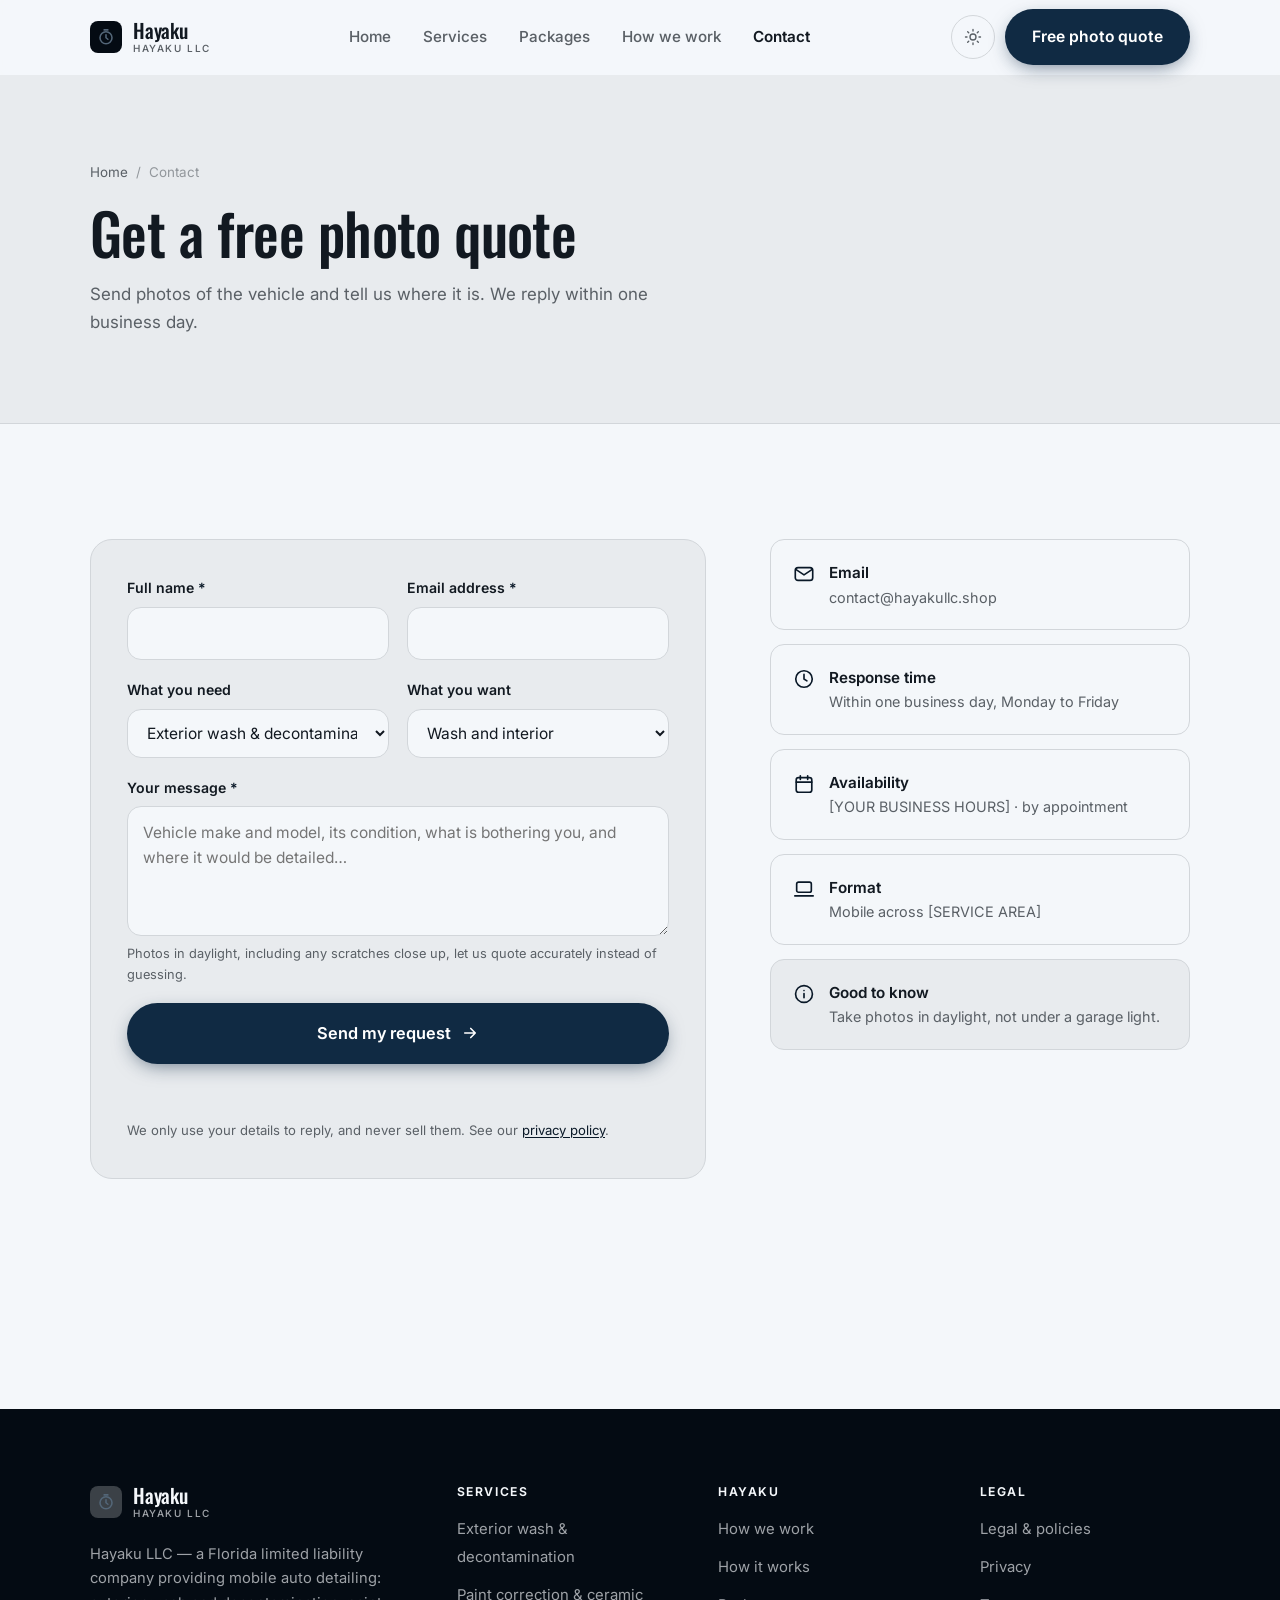
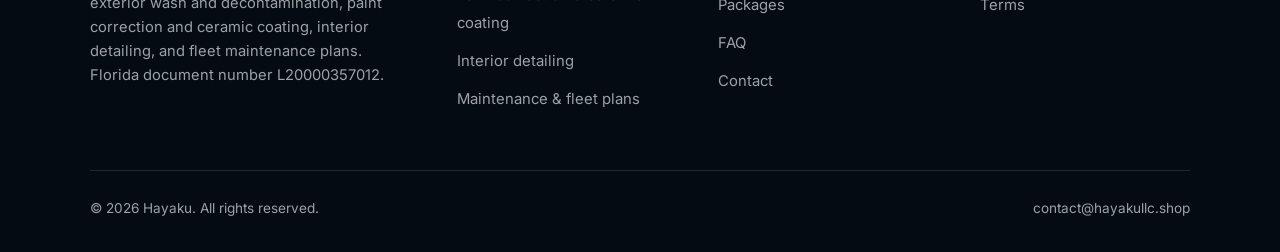
<file: contact.html>
<!DOCTYPE html>
<html lang="en" class="no-js">
<head>
<meta charset="utf-8">
<meta name="viewport" content="width=device-width, initial-scale=1">
<title>Contact — Hayaku</title>
<meta name="description" content="Contact Hayaku LLC for a detailing quote. We reply within one business day.">
<link rel="canonical" href="https://hayakullc.shop/contact.html">

<meta property="og:type" content="website">
<meta property="og:url" content="https://hayakullc.shop/contact.html">
<meta property="og:site_name" content="Hayaku">
<meta property="og:locale" content="en_US">
<meta property="og:title" content="Contact — Hayaku">
<meta property="og:description" content="Contact Hayaku LLC for a detailing quote. We reply within one business day.">
<meta name="theme-color" content="#040b13">

<link rel="icon" href="assets/img/favicon.svg" type="image/svg+xml">
<link rel="preconnect" href="https://fonts.googleapis.com">
<link rel="preconnect" href="https://fonts.gstatic.com" crossorigin>
<link rel="stylesheet" href="https://fonts.googleapis.com/css2?family=Oswald:wght@400;500;600;700&family=Inter:wght@400..700&display=swap">
<link rel="stylesheet" href="assets/css/style.css">

<!-- Thème appliqué avant le premier rendu (évite le flash) -->
<script>
document.documentElement.classList.remove('no-js');
(function(){try{var t=localStorage.getItem('site-theme');if(t){document.documentElement.setAttribute('data-theme',t);}}catch(e){}})();
</script>
</head>

<body>
<a class="skip-link" href="#main">Skip to main content</a>

<header class="site-header">
  <nav class="wrap nav" aria-label="Main navigation">
    <a class="brand" href="index.html">
      <svg class="brand__mark" viewBox="0 0 64 64" aria-hidden="true">
        <rect class="bm-bg" width="64" height="64" rx="16"/>
        <g class="bm-ic" transform="translate(14 14) scale(1.5)" fill="none" stroke-width="2.1" stroke-linecap="round" stroke-linejoin="round"><circle cx="12" cy="13" r="8"/><path d="M12 9v4l2.5 2M9.5 2.5h5"/></g>
      </svg>
      <span>Hayaku<span class="brand__sub">Hayaku LLC</span></span>
    </a>

    <ul class="nav__links" id="nav-links">
      <li><a href="index.html">Home</a></li>
      <li><a href="programs.html">Services</a></li>
      <li><a href="index.html#pricing">Packages</a></li>
      <li><a href="about.html">How we work</a></li>
      <li><a href="contact.html" aria-current="page">Contact</a></li>
      <li><a class="btn btn--primary" href="contact.html">Free photo quote</a></li>
    </ul>

    <div class="nav__cta">
      <button class="theme-toggle" type="button" aria-label="Switch to dark theme">
        <svg class="icon-sun" viewBox="0 0 24 24" fill="none" stroke="currentColor" stroke-width="1.8" stroke-linecap="round" aria-hidden="true"><circle cx="12" cy="12" r="4"/><path d="M12 2v2m0 16v2M2 12h2m16 0h2M4.9 4.9l1.4 1.4m11.4 11.4 1.4 1.4M19.1 4.9l-1.4 1.4M6.3 17.7l-1.4 1.4"/></svg>
        <svg class="icon-moon" viewBox="0 0 24 24" fill="none" stroke="currentColor" stroke-width="1.8" stroke-linecap="round" stroke-linejoin="round" aria-hidden="true"><path d="M21 12.8A9 9 0 1 1 11.2 3a7 7 0 0 0 9.8 9.8z"/></svg>
      </button>
      <a class="btn btn--primary" href="contact.html">Free photo quote</a>
      <button class="nav__toggle" type="button" aria-expanded="false" aria-controls="nav-links" aria-label="Open menu">
        <svg class="icon-open" viewBox="0 0 24 24" fill="none" stroke="currentColor" stroke-width="2" stroke-linecap="round" aria-hidden="true"><path d="M3 6h18M3 12h18M3 18h18"/></svg>
        <svg class="icon-close" viewBox="0 0 24 24" fill="none" stroke="currentColor" stroke-width="2" stroke-linecap="round" aria-hidden="true"><path d="M6 6l12 12M18 6L6 18"/></svg>
      </button>
    </div>
  </nav>
</header>

<main id="main">

<section class="page-head">
  <div class="wrap">
    <nav class="breadcrumb" aria-label="Breadcrumb">
      <a href="index.html">Home</a><span>/</span><span aria-current="page">Contact</span>
    </nav>
    <h1>Get a free photo quote</h1>
    <p>Send photos of the vehicle and tell us where it is. We reply within one business day.</p>
  </div>
</section>

<section class="section wrap">
  <div class="form-layout">

    <!--
      FORM: the action attribute holds a placeholder id. Create a free form at
      https://formspree.io and replace VOTRE_ID_FORMSPREE. Until then, the button
      opens the visitor's email app with a pre-filled message to contact@hayakullc.shop.
    -->
    <form class="form" id="contact-form" action="https://formspree.io/f/VOTRE_ID_FORMSPREE" method="POST"
          data-email="contact@hayakullc.shop" data-subject="Detailing quote request"
          data-msg-mail="Your email app will open with the message ready to send." data-msg-sending="Sending…"
          data-msg-ok="Thanks! Your message is on its way. We reply within one business day." data-msg-err="Sending failed. Please email us directly at">
      <div class="form__row">
        <div class="field">
          <label for="nom">Full name <span class="req" aria-hidden="true">*</span></label>
          <input type="text" id="nom" name="nom" autocomplete="name" required>
        </div>
        <div class="field">
          <label for="email">Email address <span class="req" aria-hidden="true">*</span></label>
          <input type="email" id="email" name="email" autocomplete="email" required>
        </div>
      </div>

      <div class="form__row">
        <div class="field">
          <label for="programme">What you need</label>
          <select id="programme" name="programme">
            <option>Exterior wash &amp; decontamination</option>
            <option>Paint correction &amp; ceramic coating</option>
            <option>Interior detailing</option>
            <option>Maintenance &amp; fleet plans</option>
            <option>Not sure yet</option>
          </select>
        </div>
        <div class="field">
          <label for="niveau">What you want</label>
          <select id="niveau" name="niveau">
            <option>Wash and interior</option>
            <option>Paint correction</option>
            <option>Ceramic coating</option>
            <option>Fleet or several vehicles</option>
          </select>
        </div>
      </div>

      <div class="field">
        <label for="message">Your message <span class="req" aria-hidden="true">*</span></label>
        <textarea id="message" name="message" required placeholder="Vehicle make and model, its condition, what is bothering you, and where it would be detailed…"></textarea>
        <span class="field__hint">Photos in daylight, including any scratches close up, let us quote accurately instead of guessing.</span>
      </div>

      <!-- Bot trap: hidden from humans -->
      <div class="visually-hidden" aria-hidden="true">
        <label for="site-web">Leave this field empty</label>
        <input type="text" id="site-web" name="_gotcha" tabindex="-1" autocomplete="off">
      </div>

      <button class="btn btn--primary btn--lg" type="submit">Send my request <svg viewBox="0 0 24 24" fill="none" stroke="currentColor" stroke-width="2.2" stroke-linecap="round" stroke-linejoin="round" aria-hidden="true"><path d="M5 12h14M13 6l6 6-6 6"/></svg></button>

      <p id="form-status" class="form__status" role="status" aria-live="polite"></p>

      <p class="form__note">
        We only use your details to reply, and never sell them. See our <a href="legal.html#privacy">privacy policy</a>.
      </p>
    </form>

    <aside class="contact-aside">
      <div class="contact-card">
        <svg viewBox="0 0 24 24" fill="none" stroke="currentColor" stroke-width="1.8" stroke-linecap="round" stroke-linejoin="round" aria-hidden="true"><rect x="2.5" y="5" width="19" height="14" rx="3"/><path d="M3 7l9 6 9-6"/></svg>
        <div><b>Email</b><a href="mailto:contact@hayakullc.shop">contact@hayakullc.shop</a></div>
      </div>
      <div class="contact-card">
        <svg viewBox="0 0 24 24" fill="none" stroke="currentColor" stroke-width="1.8" stroke-linecap="round" stroke-linejoin="round" aria-hidden="true"><circle cx="12" cy="12" r="9"/><path d="M12 7v5l3.2 2"/></svg>
        <div><b>Response time</b><span>Within one business day, Monday to Friday</span></div>
      </div>
      <div class="contact-card">
        <svg viewBox="0 0 24 24" fill="none" stroke="currentColor" stroke-width="1.8" stroke-linecap="round" stroke-linejoin="round" aria-hidden="true"><rect x="3.5" y="5" width="17" height="16" rx="2.5"/><path d="M8 3v4M16 3v4M3.5 10h17"/></svg>
        <div><b>Availability</b><span>[YOUR BUSINESS HOURS] · by appointment</span></div>
      </div>
      <div class="contact-card">
        <svg viewBox="0 0 24 24" fill="none" stroke="currentColor" stroke-width="1.8" stroke-linecap="round" stroke-linejoin="round" aria-hidden="true"><rect x="4" y="4.5" width="16" height="11" rx="2"/><path d="M2 19.5h20"/></svg>
        <div><b>Format</b><span>Mobile across [SERVICE AREA]</span></div>
      </div>
      <div class="contact-card contact-card--soft">
        <svg viewBox="0 0 24 24" fill="none" stroke="currentColor" stroke-width="1.8" stroke-linecap="round" stroke-linejoin="round" aria-hidden="true"><circle cx="12" cy="12" r="9.2"/><path d="M12 16v-4.5M12 8.2v.1"/></svg>
        <div><b>Good to know</b><span>Take photos in daylight, not under a garage light.</span></div>
      </div>
    </aside>

  </div>
</section>

</main>

<footer class="site-footer">
  <div class="wrap">
    <div class="footer__grid">
      <div class="footer__brand">
        <a class="brand" href="index.html">
          <svg class="brand__mark" viewBox="0 0 64 64" aria-hidden="true">
        <rect class="bm-bg" width="64" height="64" rx="16"/>
        <g class="bm-ic" transform="translate(14 14) scale(1.5)" fill="none" stroke-width="2.1" stroke-linecap="round" stroke-linejoin="round"><circle cx="12" cy="13" r="8"/><path d="M12 9v4l2.5 2M9.5 2.5h5"/></g>
      </svg>
          <span>Hayaku<span class="brand__sub">Hayaku LLC</span></span>
        </a>
        <p>Hayaku LLC — a Florida limited liability company providing mobile auto detailing: exterior wash and decontamination, paint correction and ceramic coating, interior detailing, and fleet maintenance plans. Florida document number L20000357012.</p>
      </div>

      <div class="footer__col">
        <h4>Services</h4>
        <ul>
          <li><a href="programs.html#exterior">Exterior wash &amp; decontamination</a></li>
          <li><a href="programs.html#correction">Paint correction &amp; ceramic coating</a></li>
          <li><a href="programs.html#interior">Interior detailing</a></li>
          <li><a href="programs.html#fleet">Maintenance &amp; fleet plans</a></li>
        </ul>
      </div>

      <div class="footer__col">
        <h4>Hayaku</h4>
        <ul>
          <li><a href="about.html">How we work</a></li>
          <li><a href="index.html#how-it-works">How it works</a></li>
          <li><a href="index.html#pricing">Packages</a></li>
          <li><a href="index.html#faq">FAQ</a></li>
          <li><a href="contact.html">Contact</a></li>
        </ul>
      </div>

      <div class="footer__col">
        <h4>Legal</h4>
        <ul>
          <li><a href="legal.html">Legal &amp; policies</a></li>
          <li><a href="legal.html#privacy">Privacy</a></li>
          <li><a href="legal.html#terms">Terms</a></li>
        </ul>
      </div>
    </div>

    <div class="footer__bottom">
      <p>© <span data-year>2026</span> Hayaku. All rights reserved.</p>
      <p><a href="mailto:contact@hayakullc.shop">contact@hayakullc.shop</a></p>
    </div>
  </div>
</footer>

<script src="assets/js/main.js" defer></script>
</body>
</html>
</file>
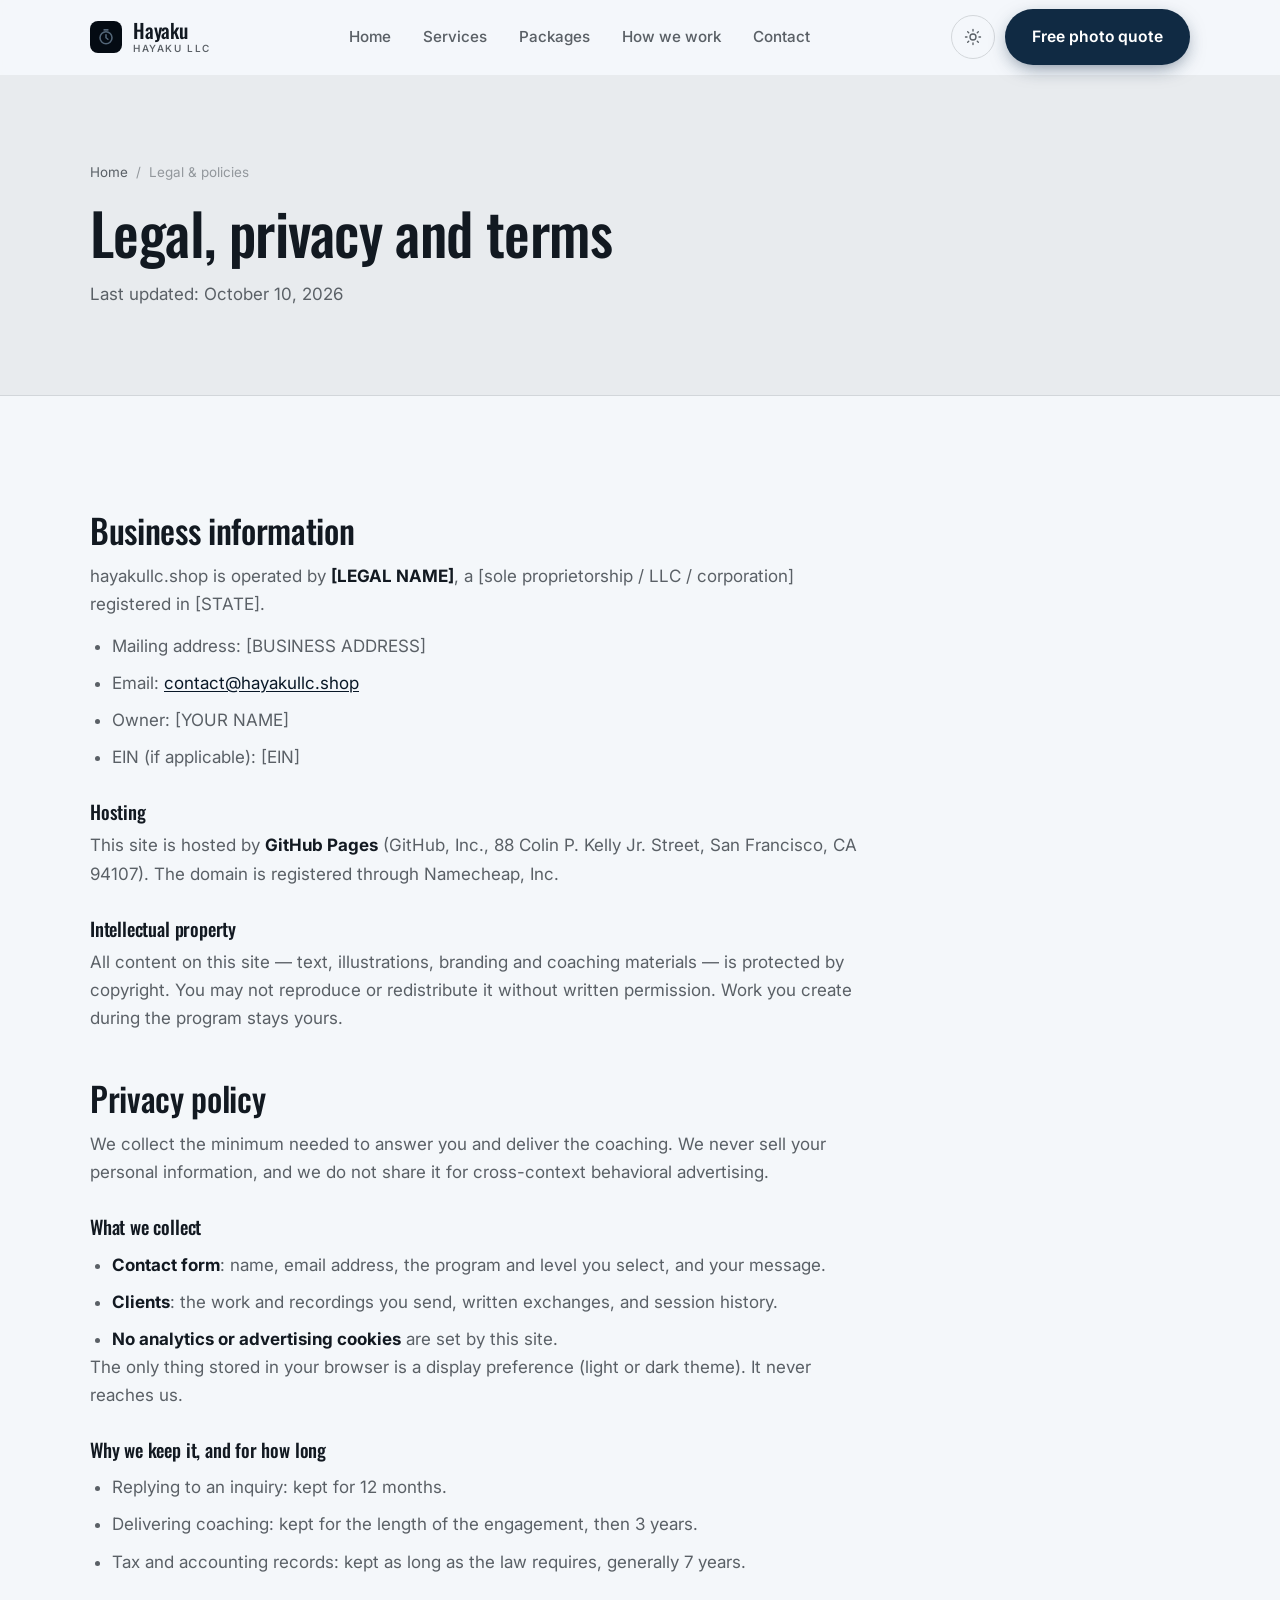
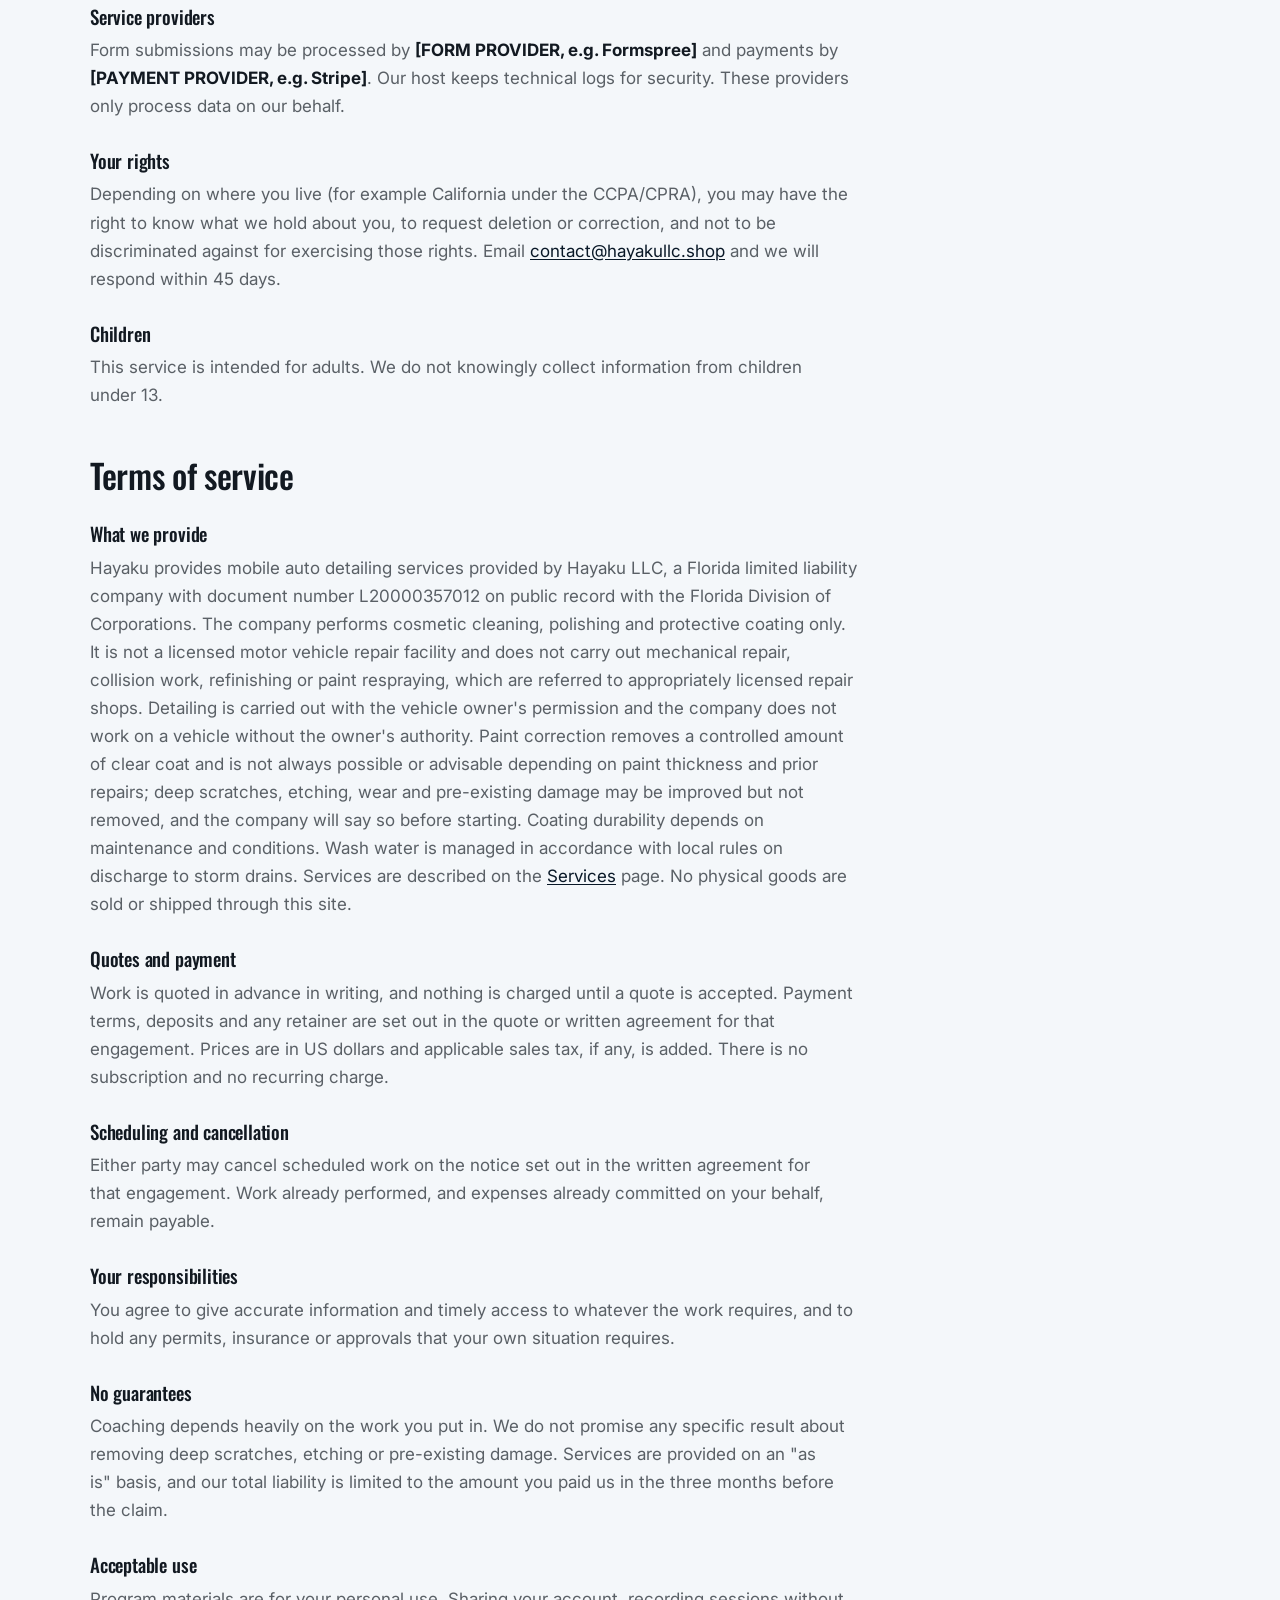
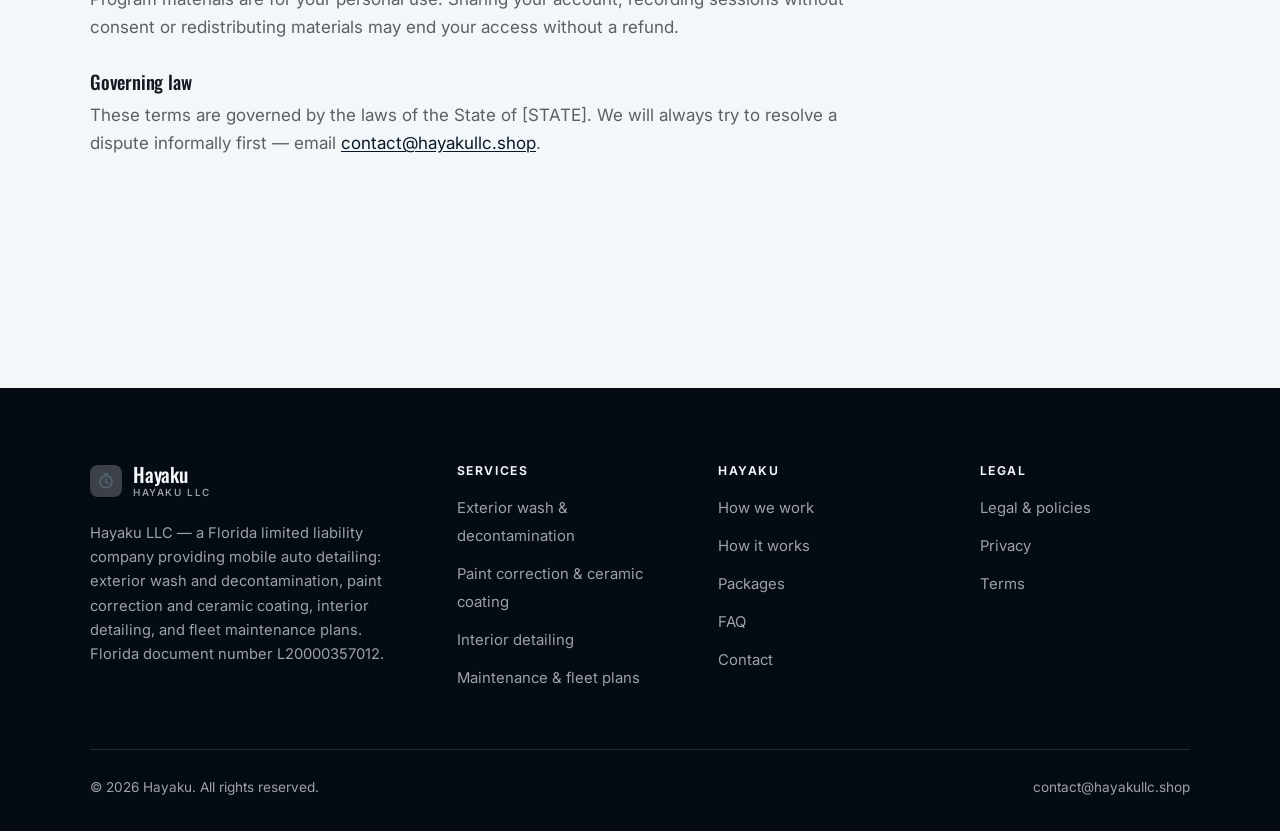
<file: legal.html>
<!DOCTYPE html>
<html lang="en" class="no-js">
<head>
<meta charset="utf-8">
<meta name="viewport" content="width=device-width, initial-scale=1">
<title>Legal, privacy and terms — Hayaku</title>
<meta name="description" content="Business information, privacy policy and terms of service for Hayaku.">
<meta name="robots" content="noindex">

<meta property="og:type" content="website">
<meta property="og:url" content="https://hayakullc.shop/legal.html">
<meta property="og:site_name" content="Hayaku">
<meta property="og:locale" content="en_US">
<meta property="og:title" content="Legal, privacy and terms — Hayaku">
<meta property="og:description" content="Business information, privacy policy and terms of service for Hayaku.">
<meta name="theme-color" content="#040b13">

<link rel="icon" href="assets/img/favicon.svg" type="image/svg+xml">
<link rel="preconnect" href="https://fonts.googleapis.com">
<link rel="preconnect" href="https://fonts.gstatic.com" crossorigin>
<link rel="stylesheet" href="https://fonts.googleapis.com/css2?family=Oswald:wght@400;500;600;700&family=Inter:wght@400..700&display=swap">
<link rel="stylesheet" href="assets/css/style.css">

<!-- Thème appliqué avant le premier rendu (évite le flash) -->
<script>
document.documentElement.classList.remove('no-js');
(function(){try{var t=localStorage.getItem('site-theme');if(t){document.documentElement.setAttribute('data-theme',t);}}catch(e){}})();
</script>
</head>

<body>
<a class="skip-link" href="#main">Skip to main content</a>

<header class="site-header">
  <nav class="wrap nav" aria-label="Main navigation">
    <a class="brand" href="index.html">
      <svg class="brand__mark" viewBox="0 0 64 64" aria-hidden="true">
        <rect class="bm-bg" width="64" height="64" rx="16"/>
        <g class="bm-ic" transform="translate(14 14) scale(1.5)" fill="none" stroke-width="2.1" stroke-linecap="round" stroke-linejoin="round"><circle cx="12" cy="13" r="8"/><path d="M12 9v4l2.5 2M9.5 2.5h5"/></g>
      </svg>
      <span>Hayaku<span class="brand__sub">Hayaku LLC</span></span>
    </a>

    <ul class="nav__links" id="nav-links">
      <li><a href="index.html">Home</a></li>
      <li><a href="programs.html">Services</a></li>
      <li><a href="index.html#pricing">Packages</a></li>
      <li><a href="about.html">How we work</a></li>
      <li><a href="contact.html">Contact</a></li>
      <li><a class="btn btn--primary" href="contact.html">Free photo quote</a></li>
    </ul>

    <div class="nav__cta">
      <button class="theme-toggle" type="button" aria-label="Switch to dark theme">
        <svg class="icon-sun" viewBox="0 0 24 24" fill="none" stroke="currentColor" stroke-width="1.8" stroke-linecap="round" aria-hidden="true"><circle cx="12" cy="12" r="4"/><path d="M12 2v2m0 16v2M2 12h2m16 0h2M4.9 4.9l1.4 1.4m11.4 11.4 1.4 1.4M19.1 4.9l-1.4 1.4M6.3 17.7l-1.4 1.4"/></svg>
        <svg class="icon-moon" viewBox="0 0 24 24" fill="none" stroke="currentColor" stroke-width="1.8" stroke-linecap="round" stroke-linejoin="round" aria-hidden="true"><path d="M21 12.8A9 9 0 1 1 11.2 3a7 7 0 0 0 9.8 9.8z"/></svg>
      </button>
      <a class="btn btn--primary" href="contact.html">Free photo quote</a>
      <button class="nav__toggle" type="button" aria-expanded="false" aria-controls="nav-links" aria-label="Open menu">
        <svg class="icon-open" viewBox="0 0 24 24" fill="none" stroke="currentColor" stroke-width="2" stroke-linecap="round" aria-hidden="true"><path d="M3 6h18M3 12h18M3 18h18"/></svg>
        <svg class="icon-close" viewBox="0 0 24 24" fill="none" stroke="currentColor" stroke-width="2" stroke-linecap="round" aria-hidden="true"><path d="M6 6l12 12M18 6L6 18"/></svg>
      </button>
    </div>
  </nav>
</header>

<main id="main">

<section class="page-head">
  <div class="wrap">
    <nav class="breadcrumb" aria-label="Breadcrumb">
      <a href="index.html">Home</a><span>/</span><span aria-current="page">Legal &amp; policies</span>
    </nav>
    <h1>Legal, privacy and terms</h1>
    <p>Last updated: <time datetime="2026-10-10">October 10, 2026</time></p>
  </div>
</section>

<section class="section wrap">
  <div class="prose">

    <!--
      TO DO: this is a skeleton, not legal advice. Replace every [BRACKET] with
      your real details before selling, and have a lawyer review it if you can.
      Consumer protection rules differ by state.
    -->

    <h2 id="business">Business information</h2>
    <p>
      hayakullc.shop is operated by <strong>[LEGAL NAME]</strong>, a [sole proprietorship / LLC / corporation]
      registered in [STATE].
    </p>
    <ul>
      <li>Mailing address: [BUSINESS ADDRESS]</li>
      <li>Email: <a href="mailto:contact@hayakullc.shop">contact@hayakullc.shop</a></li>
      <li>Owner: [YOUR NAME]</li>
      <li>EIN (if applicable): [EIN]</li>
    </ul>

    <h3>Hosting</h3>
    <p>
      This site is hosted by <strong>GitHub Pages</strong> (GitHub, Inc., 88 Colin P. Kelly Jr. Street,
      San Francisco, CA 94107). The domain is registered through Namecheap, Inc.
    </p>

    <h3>Intellectual property</h3>
    <p>
      All content on this site — text, illustrations, branding and coaching materials — is protected by
      copyright. You may not reproduce or redistribute it without written permission. Work you create during
      the program stays yours.
    </p>

    <h2 id="privacy">Privacy policy</h2>
    <p>
      We collect the minimum needed to answer you and deliver the coaching. We never sell your personal
      information, and we do not share it for cross-context behavioral advertising.
    </p>
    <h3>What we collect</h3>
    <ul>
      <li><strong>Contact form</strong>: name, email address, the program and level you select, and your message.</li>
      <li><strong>Clients</strong>: the work and recordings you send, written exchanges, and session history.</li>
      <li><strong>No analytics or advertising cookies</strong> are set by this site.</li>
    </ul>
    <p>
      The only thing stored in your browser is a display preference (light or dark theme). It never reaches us.
    </p>
    <h3>Why we keep it, and for how long</h3>
    <ul>
      <li>Replying to an inquiry: kept for 12 months.</li>
      <li>Delivering coaching: kept for the length of the engagement, then 3 years.</li>
      <li>Tax and accounting records: kept as long as the law requires, generally 7 years.</li>
    </ul>
    <h3>Service providers</h3>
    <p>
      Form submissions may be processed by <strong>[FORM PROVIDER, e.g. Formspree]</strong> and payments by
      <strong>[PAYMENT PROVIDER, e.g. Stripe]</strong>. Our host keeps technical logs for security. These
      providers only process data on our behalf.
    </p>
    <h3>Your rights</h3>
    <p>
      Depending on where you live (for example California under the CCPA/CPRA), you may have the right to
      know what we hold about you, to request deletion or correction, and not to be discriminated against for
      exercising those rights. Email <a href="mailto:contact@hayakullc.shop">contact@hayakullc.shop</a> and we will respond within 45 days.
    </p>
    <h3>Children</h3>
    <p>
      This service is intended for adults. We do not knowingly collect information from children under 13.
    </p>

    <h2 id="terms">Terms of service</h2>
    <h3>What we provide</h3>
    <p>
      Hayaku provides mobile auto detailing services provided by Hayaku LLC, a Florida limited liability company with document number L20000357012 on public record with the Florida Division of Corporations. The company performs cosmetic cleaning, polishing and protective coating only. It is not a licensed motor vehicle repair facility and does not carry out mechanical repair, collision work, refinishing or paint respraying, which are referred to appropriately licensed repair shops. Detailing is carried out with the vehicle owner's permission and the company does not work on a vehicle without the owner's authority. Paint correction removes a controlled amount of clear coat and is not always possible or advisable depending on paint thickness and prior repairs; deep scratches, etching, wear and pre-existing damage may be improved but not removed, and the company will say so before starting. Coating durability depends on maintenance and conditions. Wash water is managed in accordance with local rules on discharge to storm drains. Services are described on the
      <a href="programs.html">Services</a> page. No physical goods are sold or shipped through this site.
    </p>
    <h3>Quotes and payment</h3>
    <p>
      Work is quoted in advance in writing, and nothing is charged until a quote is accepted. Payment terms,
      deposits and any retainer are set out in the quote or written agreement for that engagement. Prices are in
      US dollars and applicable sales tax, if any, is added. There is no subscription and no recurring charge.
    </p>
    <h3>Scheduling and cancellation</h3>
    <p>
      Either party may cancel scheduled work on the notice set out in the written agreement for that engagement.
      Work already performed, and expenses already committed on your behalf, remain payable.
    </p>
    <h3>Your responsibilities</h3>
    <p>
      You agree to give accurate information and timely access to whatever the work requires, and to hold any
      permits, insurance or approvals that your own situation requires.
    </p>

    <h3>No guarantees</h3>
    <p>
      Coaching depends heavily on the work you put in. We do not promise any specific result
      about removing deep scratches, etching or pre-existing damage. Services are provided on an "as is" basis, and our total
      liability is limited to the amount you paid us in the three months before the claim.
    </p>
    <h3>Acceptable use</h3>
    <p>
      Program materials are for your personal use. Sharing your account, recording sessions without consent
      or redistributing materials may end your access without a refund.
    </p>
    <h3>Governing law</h3>
    <p>
      These terms are governed by the laws of the State of [STATE]. We will always try to resolve a dispute
      informally first — email <a href="mailto:contact@hayakullc.shop">contact@hayakullc.shop</a>.
    </p>

  </div>
</section>

</main>

<footer class="site-footer">
  <div class="wrap">
    <div class="footer__grid">
      <div class="footer__brand">
        <a class="brand" href="index.html">
          <svg class="brand__mark" viewBox="0 0 64 64" aria-hidden="true">
        <rect class="bm-bg" width="64" height="64" rx="16"/>
        <g class="bm-ic" transform="translate(14 14) scale(1.5)" fill="none" stroke-width="2.1" stroke-linecap="round" stroke-linejoin="round"><circle cx="12" cy="13" r="8"/><path d="M12 9v4l2.5 2M9.5 2.5h5"/></g>
      </svg>
          <span>Hayaku<span class="brand__sub">Hayaku LLC</span></span>
        </a>
        <p>Hayaku LLC — a Florida limited liability company providing mobile auto detailing: exterior wash and decontamination, paint correction and ceramic coating, interior detailing, and fleet maintenance plans. Florida document number L20000357012.</p>
      </div>

      <div class="footer__col">
        <h4>Services</h4>
        <ul>
          <li><a href="programs.html#exterior">Exterior wash &amp; decontamination</a></li>
          <li><a href="programs.html#correction">Paint correction &amp; ceramic coating</a></li>
          <li><a href="programs.html#interior">Interior detailing</a></li>
          <li><a href="programs.html#fleet">Maintenance &amp; fleet plans</a></li>
        </ul>
      </div>

      <div class="footer__col">
        <h4>Hayaku</h4>
        <ul>
          <li><a href="about.html">How we work</a></li>
          <li><a href="index.html#how-it-works">How it works</a></li>
          <li><a href="index.html#pricing">Packages</a></li>
          <li><a href="index.html#faq">FAQ</a></li>
          <li><a href="contact.html">Contact</a></li>
        </ul>
      </div>

      <div class="footer__col">
        <h4>Legal</h4>
        <ul>
          <li><a href="legal.html">Legal &amp; policies</a></li>
          <li><a href="legal.html#privacy">Privacy</a></li>
          <li><a href="legal.html#terms">Terms</a></li>
        </ul>
      </div>
    </div>

    <div class="footer__bottom">
      <p>© <span data-year>2026</span> Hayaku. All rights reserved.</p>
      <p><a href="mailto:contact@hayakullc.shop">contact@hayakullc.shop</a></p>
    </div>
  </div>
</footer>

<script src="assets/js/main.js" defer></script>
</body>
</html>
</file>
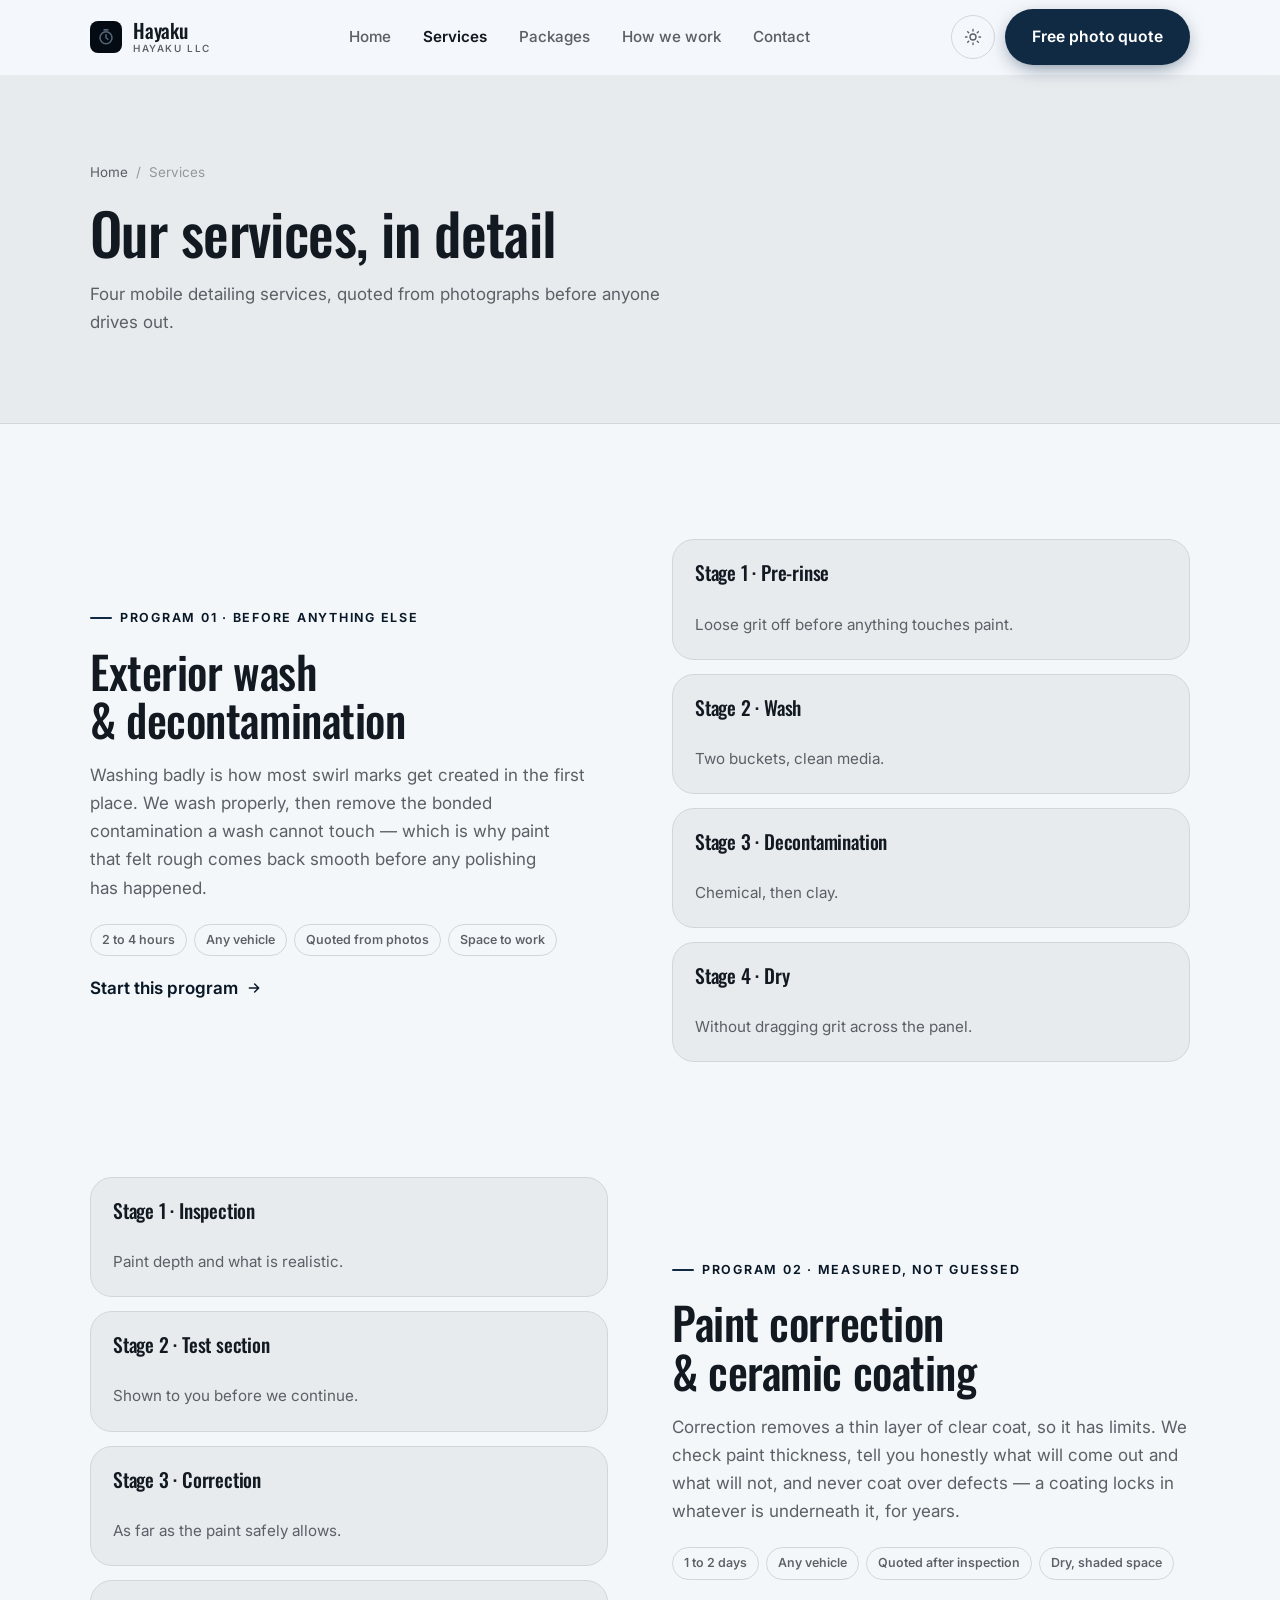
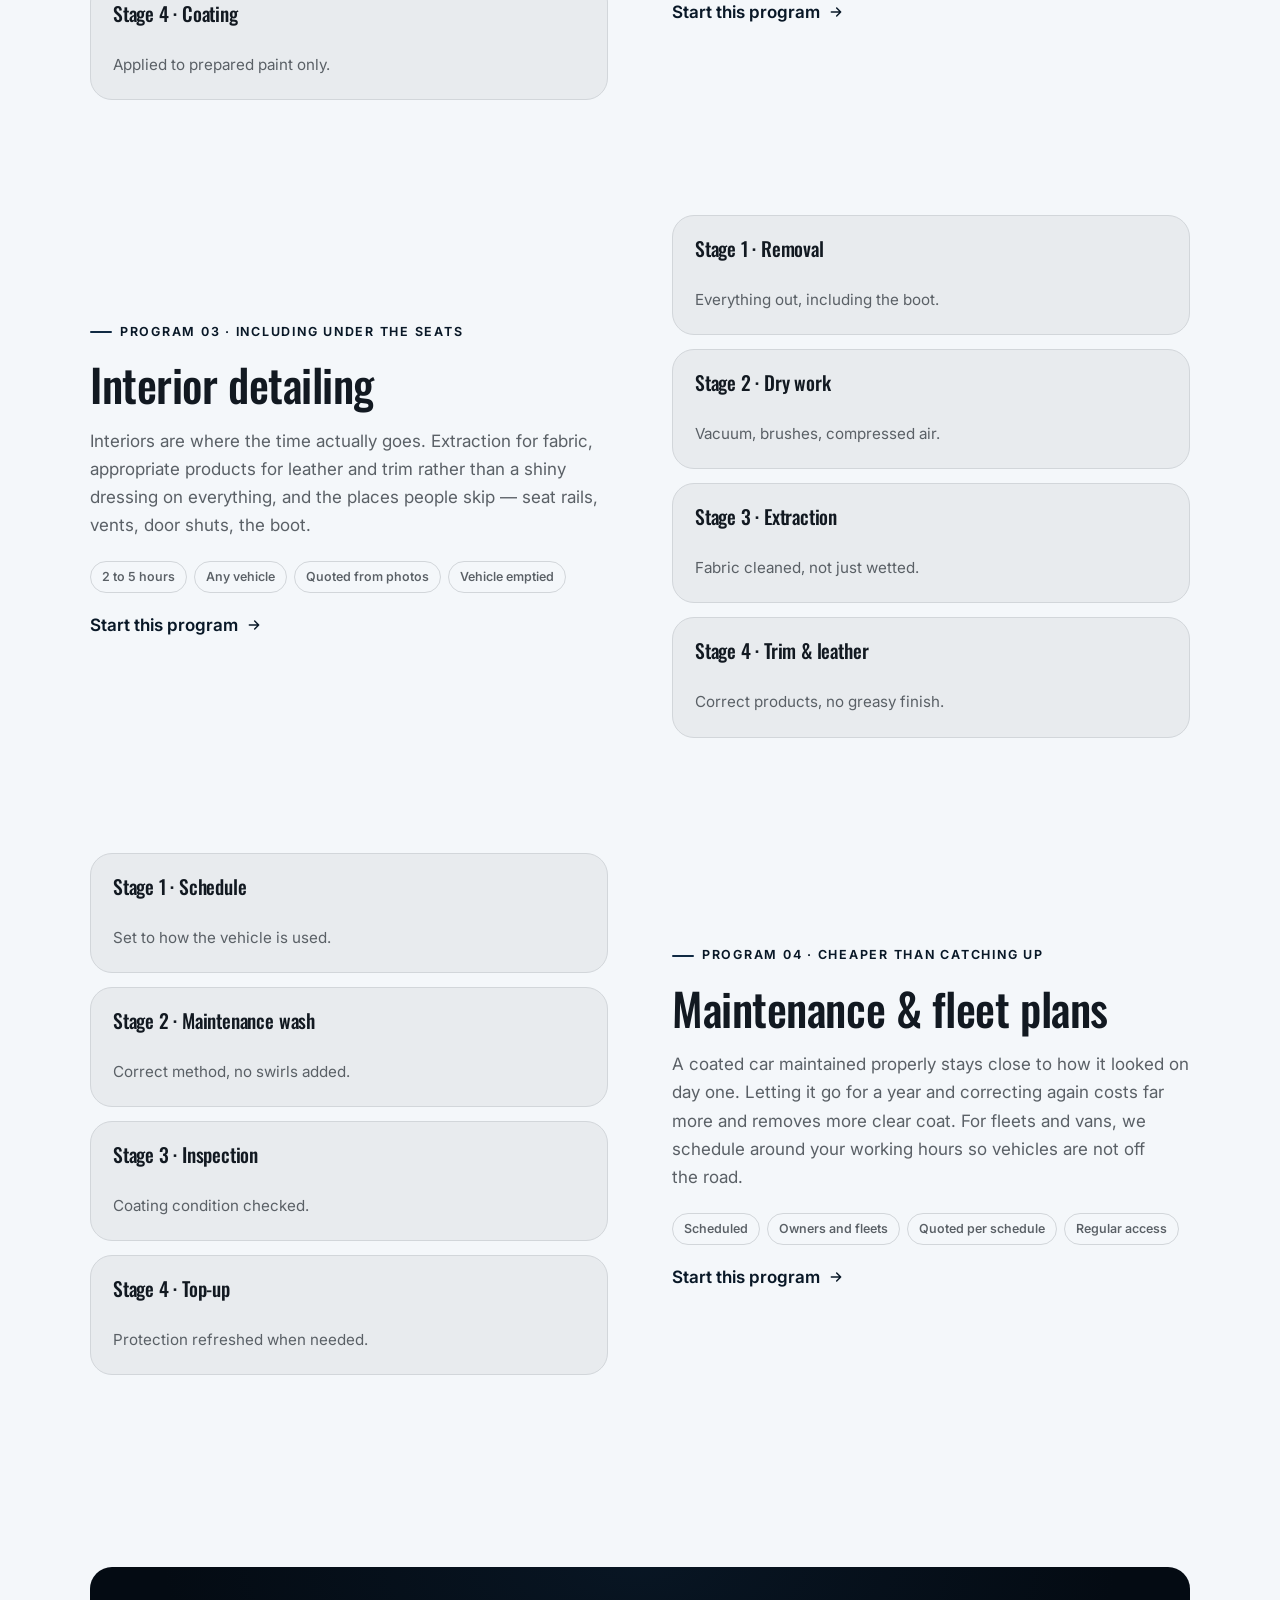
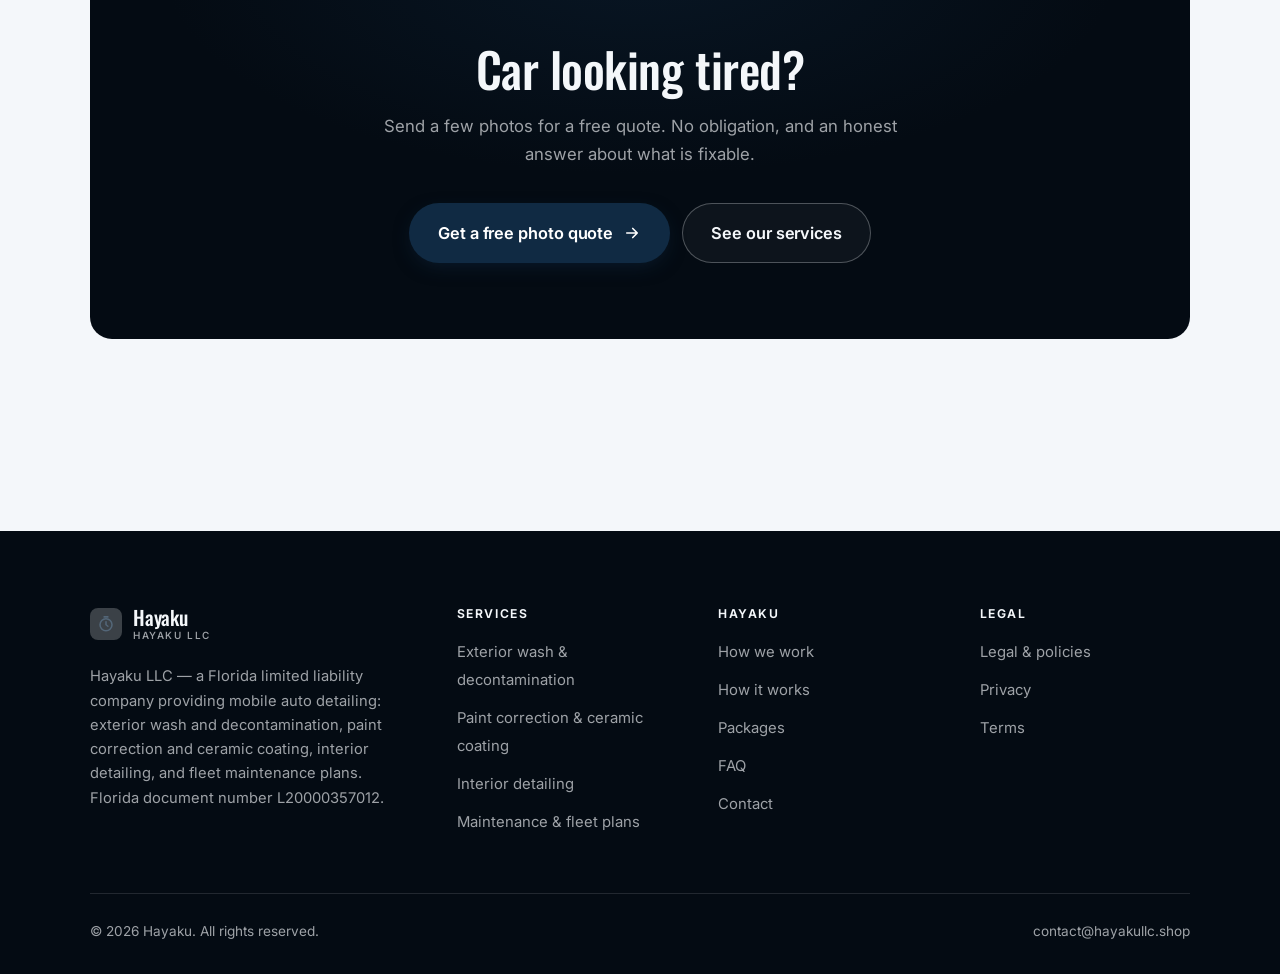
<file: programs.html>
<!DOCTYPE html>
<html lang="en" class="no-js">
<head>
<meta charset="utf-8">
<meta name="viewport" content="width=device-width, initial-scale=1">
<title>Services — Hayaku</title>
<meta name="description" content="Services of Hayaku LLC: exterior wash and decontamination, paint correction and ceramic coating, interior detailing, and fleet plans.">
<link rel="canonical" href="https://hayakullc.shop/programs.html">

<meta property="og:type" content="website">
<meta property="og:url" content="https://hayakullc.shop/programs.html">
<meta property="og:site_name" content="Hayaku">
<meta property="og:locale" content="en_US">
<meta property="og:title" content="Services — Hayaku">
<meta property="og:description" content="Services of Hayaku LLC: exterior wash and decontamination, paint correction and ceramic coating, interior detailing, and fleet plans.">
<meta name="theme-color" content="#040b13">

<link rel="icon" href="assets/img/favicon.svg" type="image/svg+xml">
<link rel="preconnect" href="https://fonts.googleapis.com">
<link rel="preconnect" href="https://fonts.gstatic.com" crossorigin>
<link rel="stylesheet" href="https://fonts.googleapis.com/css2?family=Oswald:wght@400;500;600;700&family=Inter:wght@400..700&display=swap">
<link rel="stylesheet" href="assets/css/style.css">

<!-- Thème appliqué avant le premier rendu (évite le flash) -->
<script>
document.documentElement.classList.remove('no-js');
(function(){try{var t=localStorage.getItem('site-theme');if(t){document.documentElement.setAttribute('data-theme',t);}}catch(e){}})();
</script>
</head>

<body>
<a class="skip-link" href="#main">Skip to main content</a>

<header class="site-header">
  <nav class="wrap nav" aria-label="Main navigation">
    <a class="brand" href="index.html">
      <svg class="brand__mark" viewBox="0 0 64 64" aria-hidden="true">
        <rect class="bm-bg" width="64" height="64" rx="16"/>
        <g class="bm-ic" transform="translate(14 14) scale(1.5)" fill="none" stroke-width="2.1" stroke-linecap="round" stroke-linejoin="round"><circle cx="12" cy="13" r="8"/><path d="M12 9v4l2.5 2M9.5 2.5h5"/></g>
      </svg>
      <span>Hayaku<span class="brand__sub">Hayaku LLC</span></span>
    </a>

    <ul class="nav__links" id="nav-links">
      <li><a href="index.html">Home</a></li>
      <li><a href="programs.html" aria-current="page">Services</a></li>
      <li><a href="index.html#pricing">Packages</a></li>
      <li><a href="about.html">How we work</a></li>
      <li><a href="contact.html">Contact</a></li>
      <li><a class="btn btn--primary" href="contact.html">Free photo quote</a></li>
    </ul>

    <div class="nav__cta">
      <button class="theme-toggle" type="button" aria-label="Switch to dark theme">
        <svg class="icon-sun" viewBox="0 0 24 24" fill="none" stroke="currentColor" stroke-width="1.8" stroke-linecap="round" aria-hidden="true"><circle cx="12" cy="12" r="4"/><path d="M12 2v2m0 16v2M2 12h2m16 0h2M4.9 4.9l1.4 1.4m11.4 11.4 1.4 1.4M19.1 4.9l-1.4 1.4M6.3 17.7l-1.4 1.4"/></svg>
        <svg class="icon-moon" viewBox="0 0 24 24" fill="none" stroke="currentColor" stroke-width="1.8" stroke-linecap="round" stroke-linejoin="round" aria-hidden="true"><path d="M21 12.8A9 9 0 1 1 11.2 3a7 7 0 0 0 9.8 9.8z"/></svg>
      </button>
      <a class="btn btn--primary" href="contact.html">Free photo quote</a>
      <button class="nav__toggle" type="button" aria-expanded="false" aria-controls="nav-links" aria-label="Open menu">
        <svg class="icon-open" viewBox="0 0 24 24" fill="none" stroke="currentColor" stroke-width="2" stroke-linecap="round" aria-hidden="true"><path d="M3 6h18M3 12h18M3 18h18"/></svg>
        <svg class="icon-close" viewBox="0 0 24 24" fill="none" stroke="currentColor" stroke-width="2" stroke-linecap="round" aria-hidden="true"><path d="M6 6l12 12M18 6L6 18"/></svg>
      </button>
    </div>
  </nav>
</header>

<main id="main">

<section class="page-head">
  <div class="wrap">
    <nav class="breadcrumb" aria-label="Breadcrumb">
      <a href="index.html">Home</a><span>/</span><span aria-current="page">Services</span>
    </nav>
    <h1>Our services, in detail</h1>
    <p>Four mobile detailing services, quoted from photographs before anyone drives out.</p>
  </div>
</section>

<section class="section wrap" id="exterior">
  <div class="split reveal">
    <div>
      <span class="eyebrow">Program 01 · Before anything else</span>
      <h2>Exterior wash &amp; decontamination</h2>
      <p>Washing badly is how most swirl marks get created in the first place. We wash properly, then remove the bonded contamination a wash cannot touch — which is why paint that felt rough comes back smooth before any polishing has happened.</p>
      <ul class="tags"><li>2 to 4 hours</li><li>Any vehicle</li><li>Quoted from photos</li><li>Space to work</li></ul>
      <p><a class="arrow-link" href="contact.html">Start this program <svg viewBox="0 0 24 24" fill="none" stroke="currentColor" stroke-width="2.2" stroke-linecap="round" stroke-linejoin="round" aria-hidden="true"><path d="M5 12h14M13 6l6 6-6 6"/></svg></a></p>
    </div>
    <div class="grid grid--2 grid--tight">
      <article class="card card--sm">
        <h3>Stage 1 · Pre-rinse</h3>
        <p>Loose grit off before anything touches paint.</p>
      </article>
      <article class="card card--sm">
        <h3>Stage 2 · Wash</h3>
        <p>Two buckets, clean media.</p>
      </article>
      <article class="card card--sm">
        <h3>Stage 3 · Decontamination</h3>
        <p>Chemical, then clay.</p>
      </article>
      <article class="card card--sm">
        <h3>Stage 4 · Dry</h3>
        <p>Without dragging grit across the panel.</p>
      </article>
    </div>
  </div>
</section>

<section class="section section--flush wrap" id="correction">
  <div class="split reveal">
    <div class="grid grid--2 grid--tight">
      <article class="card card--sm">
        <h3>Stage 1 · Inspection</h3>
        <p>Paint depth and what is realistic.</p>
      </article>
      <article class="card card--sm">
        <h3>Stage 2 · Test section</h3>
        <p>Shown to you before we continue.</p>
      </article>
      <article class="card card--sm">
        <h3>Stage 3 · Correction</h3>
        <p>As far as the paint safely allows.</p>
      </article>
      <article class="card card--sm">
        <h3>Stage 4 · Coating</h3>
        <p>Applied to prepared paint only.</p>
      </article>
    </div>
    <div>
      <span class="eyebrow">Program 02 · Measured, not guessed</span>
      <h2>Paint correction &amp; ceramic coating</h2>
      <p>Correction removes a thin layer of clear coat, so it has limits. We check paint thickness, tell you honestly what will come out and what will not, and never coat over defects — a coating locks in whatever is underneath it, for years.</p>
      <ul class="tags"><li>1 to 2 days</li><li>Any vehicle</li><li>Quoted after inspection</li><li>Dry, shaded space</li></ul>
      <p><a class="arrow-link" href="contact.html">Start this program <svg viewBox="0 0 24 24" fill="none" stroke="currentColor" stroke-width="2.2" stroke-linecap="round" stroke-linejoin="round" aria-hidden="true"><path d="M5 12h14M13 6l6 6-6 6"/></svg></a></p>
    </div>
  </div>
</section>

<section class="section section--flush wrap" id="interior">
  <div class="split reveal">
    <div>
      <span class="eyebrow">Program 03 · Including under the seats</span>
      <h2>Interior detailing</h2>
      <p>Interiors are where the time actually goes. Extraction for fabric, appropriate products for leather and trim rather than a shiny dressing on everything, and the places people skip — seat rails, vents, door shuts, the boot.</p>
      <ul class="tags"><li>2 to 5 hours</li><li>Any vehicle</li><li>Quoted from photos</li><li>Vehicle emptied</li></ul>
      <p><a class="arrow-link" href="contact.html">Start this program <svg viewBox="0 0 24 24" fill="none" stroke="currentColor" stroke-width="2.2" stroke-linecap="round" stroke-linejoin="round" aria-hidden="true"><path d="M5 12h14M13 6l6 6-6 6"/></svg></a></p>
    </div>
    <div class="grid grid--2 grid--tight">
      <article class="card card--sm">
        <h3>Stage 1 · Removal</h3>
        <p>Everything out, including the boot.</p>
      </article>
      <article class="card card--sm">
        <h3>Stage 2 · Dry work</h3>
        <p>Vacuum, brushes, compressed air.</p>
      </article>
      <article class="card card--sm">
        <h3>Stage 3 · Extraction</h3>
        <p>Fabric cleaned, not just wetted.</p>
      </article>
      <article class="card card--sm">
        <h3>Stage 4 · Trim &amp; leather</h3>
        <p>Correct products, no greasy finish.</p>
      </article>
    </div>
  </div>
</section>

<section class="section section--flush wrap" id="fleet">
  <div class="split reveal">
    <div class="grid grid--2 grid--tight">
      <article class="card card--sm">
        <h3>Stage 1 · Schedule</h3>
        <p>Set to how the vehicle is used.</p>
      </article>
      <article class="card card--sm">
        <h3>Stage 2 · Maintenance wash</h3>
        <p>Correct method, no swirls added.</p>
      </article>
      <article class="card card--sm">
        <h3>Stage 3 · Inspection</h3>
        <p>Coating condition checked.</p>
      </article>
      <article class="card card--sm">
        <h3>Stage 4 · Top-up</h3>
        <p>Protection refreshed when needed.</p>
      </article>
    </div>
    <div>
      <span class="eyebrow">Program 04 · Cheaper than catching up</span>
      <h2>Maintenance &amp; fleet plans</h2>
      <p>A coated car maintained properly stays close to how it looked on day one. Letting it go for a year and correcting again costs far more and removes more clear coat. For fleets and vans, we schedule around your working hours so vehicles are not off the road.</p>
      <ul class="tags"><li>Scheduled</li><li>Owners and fleets</li><li>Quoted per schedule</li><li>Regular access</li></ul>
      <p><a class="arrow-link" href="contact.html">Start this program <svg viewBox="0 0 24 24" fill="none" stroke="currentColor" stroke-width="2.2" stroke-linecap="round" stroke-linejoin="round" aria-hidden="true"><path d="M5 12h14M13 6l6 6-6 6"/></svg></a></p>
    </div>
  </div>
</section>

<section class="wrap section--tight">
  <div class="cta-band reveal">
    <h2>Car looking tired?</h2>
    <p>Send a few photos for a free quote. No obligation, and an honest answer about what is fixable.</p>
    <div class="hero__actions">
      <a class="btn btn--primary btn--lg" href="contact.html">Get a free photo quote <svg viewBox="0 0 24 24" fill="none" stroke="currentColor" stroke-width="2.2" stroke-linecap="round" stroke-linejoin="round" aria-hidden="true"><path d="M5 12h14M13 6l6 6-6 6"/></svg></a>
      <a class="btn btn--on-dark btn--lg" href="programs.html">See our services</a>
    </div>
  </div>
</section>

</main>

<footer class="site-footer">
  <div class="wrap">
    <div class="footer__grid">
      <div class="footer__brand">
        <a class="brand" href="index.html">
          <svg class="brand__mark" viewBox="0 0 64 64" aria-hidden="true">
        <rect class="bm-bg" width="64" height="64" rx="16"/>
        <g class="bm-ic" transform="translate(14 14) scale(1.5)" fill="none" stroke-width="2.1" stroke-linecap="round" stroke-linejoin="round"><circle cx="12" cy="13" r="8"/><path d="M12 9v4l2.5 2M9.5 2.5h5"/></g>
      </svg>
          <span>Hayaku<span class="brand__sub">Hayaku LLC</span></span>
        </a>
        <p>Hayaku LLC — a Florida limited liability company providing mobile auto detailing: exterior wash and decontamination, paint correction and ceramic coating, interior detailing, and fleet maintenance plans. Florida document number L20000357012.</p>
      </div>

      <div class="footer__col">
        <h4>Services</h4>
        <ul>
          <li><a href="programs.html#exterior">Exterior wash &amp; decontamination</a></li>
          <li><a href="programs.html#correction">Paint correction &amp; ceramic coating</a></li>
          <li><a href="programs.html#interior">Interior detailing</a></li>
          <li><a href="programs.html#fleet">Maintenance &amp; fleet plans</a></li>
        </ul>
      </div>

      <div class="footer__col">
        <h4>Hayaku</h4>
        <ul>
          <li><a href="about.html">How we work</a></li>
          <li><a href="index.html#how-it-works">How it works</a></li>
          <li><a href="index.html#pricing">Packages</a></li>
          <li><a href="index.html#faq">FAQ</a></li>
          <li><a href="contact.html">Contact</a></li>
        </ul>
      </div>

      <div class="footer__col">
        <h4>Legal</h4>
        <ul>
          <li><a href="legal.html">Legal &amp; policies</a></li>
          <li><a href="legal.html#privacy">Privacy</a></li>
          <li><a href="legal.html#terms">Terms</a></li>
        </ul>
      </div>
    </div>

    <div class="footer__bottom">
      <p>© <span data-year>2026</span> Hayaku. All rights reserved.</p>
      <p><a href="mailto:contact@hayakullc.shop">contact@hayakullc.shop</a></p>
    </div>
  </div>
</footer>

<script src="assets/js/main.js" defer></script>
</body>
</html>
</file>
<file: assets/css/style.css>
/* Hayaku — couleurs et polices de la marque.
   Modifier ces valeurs suffit à changer l'identité visuelle de tout le site. */
:root {
  --c-accent:    #102a43;
  --c-on-accent: #ffffff;
  --c-ink:       #040b13;
  --c-paper:     #f4f7fa;

  --accent-ink-light: color-mix(in srgb, var(--c-accent) 58%, black);
  --accent-on-dark:   color-mix(in srgb, var(--c-accent) 72%, white);

  --font-display: "Oswald", system-ui, -apple-system, "Segoe UI", sans-serif;
  --font-body: "Inter", system-ui, -apple-system, "Segoe UI", sans-serif;
  --display-weight: 500;
  --display-tracking: -.01em;
}

/* ==========================================================================
   Feuille de style commune aux sites de coaching
   Les couleurs de marque (--c-accent, --c-on-accent, --c-ink, --c-paper) et
   les polices sont définies juste au-dessus, par site. Tout le reste en dérive.
   ========================================================================== */

/* --------------------------------------------------------------------------
   1. Tokens dérivés
   -------------------------------------------------------------------------- */

:root {
  /* Thème clair */
  --paper:      var(--c-paper);
  --paper-2:    color-mix(in srgb, var(--c-paper) 95%, var(--c-ink));
  --paper-3:    color-mix(in srgb, var(--c-paper) 89%, var(--c-ink));
  --line:       color-mix(in srgb, var(--c-paper) 86%, var(--c-ink));
  --text:       color-mix(in srgb, var(--c-ink) 94%, var(--c-paper));
  --muted:      color-mix(in srgb, var(--c-ink) 64%, var(--c-paper));
  --accent:     var(--c-accent);
  --accent-600: color-mix(in srgb, var(--c-accent) 86%, black);
  --accent-ink: var(--accent-ink-light);
  --on-accent:  var(--c-on-accent);
  --ink:        var(--c-ink);
  --ink-soft:   color-mix(in srgb, var(--c-ink) 90%, white);
  --on-ink:     var(--c-paper);
  --on-ink-mut: color-mix(in srgb, var(--c-paper) 64%, var(--c-ink));
  --brand-bg:   var(--c-ink);

  /* Rayons */
  --r-sm: 8px;
  --r-md: 14px;
  --r-lg: 22px;
  --r-full: 999px;

  /* Ombres */
  --sh-1: 0 1px 2px rgba(0, 0, 0, .05), 0 2px 8px rgba(0, 0, 0, .04);
  --sh-2: 0 2px 4px rgba(0, 0, 0, .05), 0 12px 32px rgba(0, 0, 0, .09);
  --sh-3: 0 4px 8px rgba(0, 0, 0, .06), 0 24px 56px rgba(0, 0, 0, .14);

  /* Rythme */
  --gutter: clamp(16px, 4vw, 40px);
  --maxw: 1180px;
  --section-y: clamp(64px, 9vw, 124px);

  --ease: cubic-bezier(.22, .61, .36, 1);
}

/* Thème sombre — suit le système, sauf si l'utilisateur a choisi « clair » */
@media (prefers-color-scheme: dark) {
  :root:not([data-theme="light"]) {
    --paper:      var(--c-ink);
    --paper-2:    color-mix(in srgb, var(--c-ink) 92%, white);
    --paper-3:    color-mix(in srgb, var(--c-ink) 86%, white);
    --line:       color-mix(in srgb, var(--c-ink) 80%, white);
    --text:       color-mix(in srgb, var(--c-paper) 94%, var(--c-ink));
    --muted:      color-mix(in srgb, var(--c-paper) 66%, var(--c-ink));
    --accent-ink: var(--accent-on-dark);
    --ink:        color-mix(in srgb, var(--c-ink) 72%, black);
    --brand-bg:   color-mix(in srgb, var(--c-ink) 80%, white);
    --sh-1: 0 1px 2px rgba(0, 0, 0, .4), 0 2px 8px rgba(0, 0, 0, .3);
    --sh-2: 0 2px 4px rgba(0, 0, 0, .4), 0 12px 32px rgba(0, 0, 0, .45);
    --sh-3: 0 4px 8px rgba(0, 0, 0, .45), 0 24px 56px rgba(0, 0, 0, .55);
  }
}

/* Thème sombre — choix explicite */
:root[data-theme="dark"] {
  --paper:      var(--c-ink);
  --paper-2:    color-mix(in srgb, var(--c-ink) 92%, white);
  --paper-3:    color-mix(in srgb, var(--c-ink) 86%, white);
  --line:       color-mix(in srgb, var(--c-ink) 80%, white);
  --text:       color-mix(in srgb, var(--c-paper) 94%, var(--c-ink));
  --muted:      color-mix(in srgb, var(--c-paper) 66%, var(--c-ink));
  --accent-ink: var(--accent-on-dark);
  --ink:        color-mix(in srgb, var(--c-ink) 72%, black);
  --brand-bg:   color-mix(in srgb, var(--c-ink) 80%, white);
  --sh-1: 0 1px 2px rgba(0, 0, 0, .4), 0 2px 8px rgba(0, 0, 0, .3);
  --sh-2: 0 2px 4px rgba(0, 0, 0, .4), 0 12px 32px rgba(0, 0, 0, .45);
  --sh-3: 0 4px 8px rgba(0, 0, 0, .45), 0 24px 56px rgba(0, 0, 0, .55);
}

/* --------------------------------------------------------------------------
   2. Reset / base
   -------------------------------------------------------------------------- */

*, *::before, *::after { box-sizing: border-box; }

* { margin: 0; }

html {
  -webkit-text-size-adjust: 100%;
  scroll-behavior: smooth;
  scroll-padding-top: 88px;
}

body {
  background: var(--paper);
  color: var(--text);
  font-family: var(--font-body);
  font-size: 17px;
  line-height: 1.65;
  -webkit-font-smoothing: antialiased;
  text-rendering: optimizeLegibility;
  overflow-x: hidden;
}

img, svg, video { display: block; max-width: 100%; height: auto; }

a { color: inherit; text-decoration: none; }

button, input, textarea, select { font: inherit; color: inherit; }

h1, h2, h3, h4 {
  font-family: var(--font-display);
  font-weight: var(--display-weight);
  line-height: 1.08;
  letter-spacing: var(--display-tracking);
  text-wrap: balance;
}

p { text-wrap: pretty; }

:focus-visible {
  outline: 3px solid var(--accent);
  outline-offset: 3px;
  border-radius: 4px;
}

::selection { background: var(--accent); color: var(--on-accent); }

/* --------------------------------------------------------------------------
   3. Utilitaires de mise en page
   -------------------------------------------------------------------------- */

.wrap {
  width: 100%;
  max-width: var(--maxw);
  margin-inline: auto;
  padding-inline: var(--gutter);
}

.section { padding-block: var(--section-y); }
.section--flush { padding-top: 0; }
.section--tight { padding-block: clamp(48px, 6vw, 80px); }

.skip-link {
  position: absolute;
  left: 12px;
  top: -100px;
  z-index: 200;
  background: var(--accent);
  color: var(--on-accent);
  padding: 12px 20px;
  border-radius: var(--r-sm);
  font-weight: 600;
  transition: top .2s var(--ease);
}
.skip-link:focus { top: 12px; }

.eyebrow {
  display: inline-flex;
  align-items: center;
  gap: 8px;
  font-size: .78rem;
  font-weight: 650;
  letter-spacing: .14em;
  text-transform: uppercase;
  color: var(--accent-ink);
  margin-bottom: 18px;
}
.eyebrow::before {
  content: "";
  width: 22px;
  height: 2px;
  background: var(--accent);
  border-radius: 2px;
}

.section-head { max-width: 62ch; margin-bottom: clamp(36px, 5vw, 60px); }
.section-head h2 { font-size: clamp(2rem, 4.4vw, 3.1rem); }
.section-head p {
  margin-top: 18px;
  color: var(--muted);
  font-size: clamp(1rem, 1.6vw, 1.12rem);
  max-width: 58ch;
}

.section-head--center { margin-inline: auto; text-align: center; }
.section-head--center .eyebrow { justify-content: center; }
.section-head--center p { margin-inline: auto; }

/* --------------------------------------------------------------------------
   4. Boutons
   -------------------------------------------------------------------------- */

.btn {
  display: inline-flex;
  align-items: center;
  justify-content: center;
  gap: 10px;
  padding: 14px 26px;
  border: 1px solid transparent;
  border-radius: var(--r-full);
  font-weight: 620;
  font-size: .98rem;
  letter-spacing: -.005em;
  cursor: pointer;
  white-space: nowrap;
  transition: transform .18s var(--ease), background-color .18s var(--ease),
              border-color .18s var(--ease), box-shadow .18s var(--ease), color .18s var(--ease);
}
.btn:hover { transform: translateY(-2px); }
.btn:active { transform: translateY(0); }

.btn--primary {
  background: var(--accent);
  color: var(--on-accent);
  box-shadow: 0 6px 20px -6px color-mix(in srgb, var(--c-accent) 65%, transparent);
}
.btn--primary:hover {
  background: var(--accent-600);
  box-shadow: 0 12px 28px -8px color-mix(in srgb, var(--c-accent) 70%, transparent);
}

.btn--ghost {
  border-color: var(--line);
  background: transparent;
  color: var(--text);
}
.btn--ghost:hover { border-color: var(--accent); color: var(--accent-ink); }

.btn--on-dark {
  border-color: color-mix(in srgb, var(--c-paper) 28%, transparent);
  color: var(--on-ink);
  background: color-mix(in srgb, var(--c-paper) 4%, transparent);
}
.btn--on-dark:hover {
  border-color: color-mix(in srgb, var(--c-paper) 60%, transparent);
  background: color-mix(in srgb, var(--c-paper) 10%, transparent);
}

.btn--lg { padding: 16px 28px; font-size: 1.02rem; }
.btn--block { width: 100%; }

.btn svg { width: 18px; height: 18px; flex: none; }

@media (max-width: 420px) {
  .btn--lg { padding: 15px 22px; font-size: 1rem; white-space: normal; text-align: center; }
}

/* Lien fléché */
.arrow-link {
  display: inline-flex;
  align-items: center;
  gap: 8px;
  font-weight: 620;
  color: var(--accent-ink);
}
.arrow-link svg { width: 16px; height: 16px; transition: transform .18s var(--ease); }
.arrow-link:hover svg { transform: translateX(4px); }

/* --------------------------------------------------------------------------
   5. En-tête / navigation
   -------------------------------------------------------------------------- */

.site-header {
  position: sticky;
  top: 0;
  z-index: 100;
  background: color-mix(in srgb, var(--paper) 82%, transparent);
  backdrop-filter: saturate(180%) blur(14px);
  -webkit-backdrop-filter: saturate(180%) blur(14px);
  border-bottom: 1px solid transparent;
  transition: border-color .25s var(--ease), background-color .25s var(--ease);
}
.site-header.is-stuck {
  border-bottom-color: var(--line);
  background: color-mix(in srgb, var(--paper) 94%, transparent);
}

.nav {
  display: flex;
  align-items: center;
  justify-content: space-between;
  gap: 24px;
  height: 74px;
}

.brand {
  display: inline-flex;
  align-items: center;
  gap: 11px;
  font-family: var(--font-display);
  font-weight: var(--display-weight);
  font-size: 1.24rem;
  letter-spacing: var(--display-tracking);
  flex: none;
  line-height: 1.1;
}
.brand__mark { width: 32px; height: 32px; flex: none; }
.brand__mark .bm-bg { fill: var(--brand-bg); }
.brand__mark .bm-ic { stroke: var(--accent-on-dark); color: var(--accent-on-dark); }
.brand__sub {
  display: block;
  font-family: var(--font-body);
  font-size: .62rem;
  font-weight: 550;
  letter-spacing: .16em;
  text-transform: uppercase;
  color: var(--muted);
  margin-top: 1px;
}

.nav__links {
  display: flex;
  align-items: center;
  gap: 4px;
  list-style: none;
  padding: 0;
}
.nav__links a {
  display: block;
  padding: 9px 14px;
  border-radius: var(--r-full);
  font-size: .95rem;
  font-weight: 520;
  color: var(--muted);
  transition: color .16s var(--ease), background-color .16s var(--ease);
}
.nav__links a:hover { color: var(--text); background: var(--paper-2); }
.nav__links a[aria-current="page"] { color: var(--text); font-weight: 620; }
.nav__links .btn { display: none; }

.nav__cta { display: flex; align-items: center; gap: 10px; flex: none; }

.nav__toggle {
  display: none;
  width: 44px;
  height: 44px;
  align-items: center;
  justify-content: center;
  background: transparent;
  border: 1px solid var(--line);
  border-radius: var(--r-full);
  cursor: pointer;
}
.nav__toggle svg { width: 20px; height: 20px; }
.nav__toggle .icon-close { display: none; }
.nav__toggle[aria-expanded="true"] .icon-open { display: none; }
.nav__toggle[aria-expanded="true"] .icon-close { display: block; }

@media (max-width: 900px) {
  .nav__links, .nav__cta .btn { display: none; }
  .nav__toggle { display: inline-flex; }

  .nav__links {
    position: fixed;
    inset: 74px 0 auto;
    flex-direction: column;
    align-items: stretch;
    gap: 2px;
    padding: 20px var(--gutter) 32px;
    background: var(--paper);
    border-bottom: 1px solid var(--line);
    box-shadow: var(--sh-2);
  }
  .nav__links.is-open { display: flex; }
  .nav__links a { padding: 14px 4px; font-size: 1.1rem; border-radius: var(--r-sm); }
  .nav__links a.btn { display: inline-flex; margin-top: 14px; padding: 14px 26px; color: var(--on-accent); }
}

@media (max-width: 380px) {
  .brand__sub { display: none; }
}

/* Bouton de thème */
.theme-toggle {
  width: 44px;
  height: 44px;
  display: inline-flex;
  align-items: center;
  justify-content: center;
  background: transparent;
  border: 1px solid var(--line);
  border-radius: var(--r-full);
  cursor: pointer;
  color: var(--muted);
  transition: color .16s var(--ease), border-color .16s var(--ease);
}
.theme-toggle:hover { color: var(--text); border-color: var(--accent); }
.theme-toggle svg { width: 18px; height: 18px; }
.theme-toggle .icon-moon { display: none; }
:root[data-theme="dark"] .theme-toggle .icon-sun { display: none; }
:root[data-theme="dark"] .theme-toggle .icon-moon { display: block; }
@media (prefers-color-scheme: dark) {
  :root:not([data-theme="light"]) .theme-toggle .icon-sun { display: none; }
  :root:not([data-theme="light"]) .theme-toggle .icon-moon { display: block; }
}

/* --------------------------------------------------------------------------
   6. Hero
   -------------------------------------------------------------------------- */

.hero {
  position: relative;
  background: var(--ink);
  color: var(--on-ink);
  overflow: hidden;
  isolation: isolate;
}

/* Halo de couleur + grain léger */
.hero::before {
  content: "";
  position: absolute;
  inset: -30% -10% auto;
  height: 130%;
  background:
    radial-gradient(60% 55% at 78% 18%, color-mix(in srgb, var(--c-accent) 34%, transparent), transparent 62%),
    radial-gradient(48% 44% at 12% 88%, color-mix(in srgb, var(--c-accent) 16%, transparent), transparent 66%);
  z-index: -2;
  pointer-events: none;
}
.hero::after {
  content: "";
  position: absolute;
  inset: 0;
  background-image: url("data:image/svg+xml,%3Csvg xmlns='http://www.w3.org/2000/svg' width='160' height='160'%3E%3Cfilter id='n'%3E%3CfeTurbulence type='fractalNoise' baseFrequency='.85' numOctaves='3'/%3E%3C/filter%3E%3Crect width='160' height='160' filter='url(%23n)' opacity='.28'/%3E%3C/svg%3E");
  opacity: .45;
  mix-blend-mode: overlay;
  z-index: -1;
  pointer-events: none;
}

.hero__inner {
  display: grid;
  grid-template-columns: minmax(0, 1.05fr) minmax(0, .95fr);
  align-items: center;
  gap: clamp(32px, 5vw, 72px);
  padding-block: clamp(56px, 8vw, 110px);
}

.hero h1 {
  font-size: clamp(2.5rem, 6vw, 4.6rem);
  letter-spacing: calc(var(--display-tracking) * 1.4);
}
.hero h1 em {
  font-style: normal;
  color: var(--accent-on-dark);
  text-decoration: underline;
  text-decoration-color: color-mix(in srgb, var(--c-accent) 45%, transparent);
  text-decoration-thickness: .1em;
  text-underline-offset: .14em;
  text-decoration-skip-ink: none;
}

.hero__lede {
  margin-top: 22px;
  font-size: clamp(1.04rem, 1.9vw, 1.2rem);
  color: var(--on-ink-mut);
  max-width: 50ch;
}

.hero__actions {
  display: flex;
  flex-wrap: wrap;
  gap: 12px;
  margin-top: 34px;
}

.hero__eyebrow { color: var(--accent-on-dark); }
.hero__eyebrow::before { background: var(--accent-on-dark); }

/* Faits sur l'offre */
.hero__proof {
  display: grid;
  grid-template-columns: repeat(4, minmax(0, 1fr));
  gap: clamp(18px, 3vw, 32px);
  margin-top: 44px;
  padding: 26px 0 0;
  border-top: 1px solid color-mix(in srgb, var(--c-paper) 14%, transparent);
  list-style: none;
}
.stat__num {
  display: block;
  font-family: var(--font-display);
  font-size: clamp(1.5rem, 2.6vw, 2.05rem);
  font-weight: var(--display-weight);
  line-height: 1;
  letter-spacing: var(--display-tracking);
  white-space: nowrap;
}
.stat__label {
  display: block;
  margin-top: 7px;
  font-size: .82rem;
  line-height: 1.4;
  color: var(--on-ink-mut);
}

.hero__art svg { width: 100%; height: auto; border-radius: var(--r-lg); box-shadow: var(--sh-3); }

@media (max-width: 880px) {
  .hero__inner { grid-template-columns: 1fr; }
  .hero__art { order: -1; max-width: 560px; }
}
@media (max-width: 540px) {
  .hero__proof { grid-template-columns: repeat(2, minmax(0, 1fr)); }
}

/* --------------------------------------------------------------------------
   7. Bandeau défilant
   -------------------------------------------------------------------------- */

.marquee {
  background: var(--ink-soft);
  color: var(--on-ink-mut);
  border-top: 1px solid color-mix(in srgb, var(--c-paper) 8%, transparent);
  padding-block: 18px;
  overflow: hidden;
  white-space: nowrap;
  mask-image: linear-gradient(90deg, transparent, #000 8%, #000 92%, transparent);
  -webkit-mask-image: linear-gradient(90deg, transparent, #000 8%, #000 92%, transparent);
}
.marquee__track {
  display: inline-flex;
  gap: 42px;
  align-items: center;
  animation: marquee 38s linear infinite;
  font-size: .86rem;
  letter-spacing: .12em;
  text-transform: uppercase;
  font-weight: 560;
}
.marquee__track span { display: inline-flex; align-items: center; gap: 42px; }
.marquee__track span::after {
  content: "";
  width: 5px; height: 5px;
  border-radius: 50%;
  background: var(--accent);
  opacity: .8;
}
@keyframes marquee { to { transform: translateX(-50%); } }

/* --------------------------------------------------------------------------
   8. Grilles de cartes
   -------------------------------------------------------------------------- */

.grid {
  display: grid;
  gap: clamp(16px, 2.2vw, 26px);
}
.grid--2 { grid-template-columns: repeat(auto-fit, minmax(min(100%, 260px), 1fr)); }
.grid--3 { grid-template-columns: repeat(auto-fit, minmax(min(100%, 270px), 1fr)); }
.grid--4 { grid-template-columns: repeat(auto-fit, minmax(min(100%, 230px), 1fr)); }
.grid--tight { gap: 14px; }

.card {
  position: relative;
  display: flex;
  flex-direction: column;
  padding: 28px;
  background: var(--paper-2);
  border: 1px solid var(--line);
  border-radius: var(--r-lg);
  transition: transform .22s var(--ease), box-shadow .22s var(--ease), border-color .22s var(--ease);
}
a.card:hover, .card--lift:hover {
  transform: translateY(-5px);
  box-shadow: var(--sh-2);
  border-color: color-mix(in srgb, var(--c-accent) 45%, var(--line));
}
.card--sm { padding: 22px; }
.card--sm h3 { font-size: 1rem; }
.card__icon {
  width: 52px;
  height: 52px;
  display: grid;
  place-items: center;
  border-radius: var(--r-md);
  background: color-mix(in srgb, var(--c-accent) 15%, transparent);
  color: var(--accent-ink);
  margin-bottom: 20px;
}
.card__icon svg { width: 26px; height: 26px; }
.card h3 { font-size: 1.22rem; margin-bottom: 10px; }
.card p { color: var(--muted); font-size: .95rem; }
.card .arrow-link { margin-top: auto; padding-top: 18px; font-size: .92rem; }

.tags {
  list-style: none;
  padding: 0;
  margin: 18px 0 0;
  display: flex;
  flex-wrap: wrap;
  gap: 7px;
}
.tags li {
  font-size: .78rem;
  font-weight: 560;
  padding: 5px 11px;
  border-radius: var(--r-full);
  background: var(--paper);
  border: 1px solid var(--line);
  color: var(--muted);
}

/* --------------------------------------------------------------------------
   9. Méthode (étapes)
   -------------------------------------------------------------------------- */

.steps { counter-reset: step; }
.step {
  position: relative;
  padding: 30px 26px 26px;
  background: var(--paper);
  border: 1px solid var(--line);
  border-radius: var(--r-lg);
}
.step::before {
  counter-increment: step;
  content: "0" counter(step);
  display: block;
  font-family: var(--font-display);
  font-size: 2.6rem;
  font-weight: var(--display-weight);
  line-height: 1;
  letter-spacing: var(--display-tracking);
  color: color-mix(in srgb, var(--c-accent) 55%, var(--paper));
  margin-bottom: 16px;
}
.step h3 { font-size: 1.12rem; margin-bottom: 9px; }
.step p { color: var(--muted); font-size: .93rem; }

/* --------------------------------------------------------------------------
   10. Tarifs
   -------------------------------------------------------------------------- */

.plans { align-items: start; }

.plan {
  display: flex;
  flex-direction: column;
  padding: 32px 28px;
  background: var(--paper);
  border: 1px solid var(--line);
  border-radius: var(--r-lg);
  height: 100%;
  position: relative;
}
.plan--featured {
  background: var(--ink);
  color: var(--on-ink);
  border-color: var(--ink);
  box-shadow: var(--sh-3);
}
.plan--featured .plan__desc,
.plan--featured .plan__period,
.plan--featured .plan__features li { color: var(--on-ink-mut); }
.plan--featured .plan__features li::before { color: var(--accent-on-dark); }

.plan__tag {
  position: absolute;
  top: 18px;
  right: 18px;
  font-size: .7rem;
  font-weight: 680;
  letter-spacing: .1em;
  text-transform: uppercase;
  padding: 5px 12px;
  border-radius: var(--r-full);
  background: var(--accent);
  color: var(--on-accent);
}

.plan h3 { font-size: 1.3rem; }
.plan--featured h3 { padding-right: 120px; }
.plan__desc { margin-top: 8px; color: var(--muted); font-size: .92rem; min-height: 2.8em; }

.plan__price {
  display: flex;
  align-items: baseline;
  gap: 6px;
  margin: 22px 0 4px;
  font-family: var(--font-display);
  font-size: clamp(2.2rem, 4vw, 2.9rem);
  font-weight: var(--display-weight);
  letter-spacing: var(--display-tracking);
  line-height: 1;
}
.plan__period { font-family: var(--font-body); font-size: .9rem; font-weight: 450; color: var(--muted); letter-spacing: 0; }

.plan__features {
  list-style: none;
  padding: 0;
  margin: 24px 0 28px;
  display: grid;
  gap: 11px;
  flex: 1;
}
.plan__features li {
  display: grid;
  grid-template-columns: 20px 1fr;
  gap: 10px;
  font-size: .93rem;
  color: var(--muted);
  align-items: start;
}
.plan__features li::before {
  content: "✓";
  color: var(--accent-ink);
  font-weight: 700;
  line-height: 1.5;
}

.plans-note { text-align: center; margin-top: 26px; font-size: .88rem; color: var(--muted); }

/* --------------------------------------------------------------------------
   11. Bloc split (texte + illustration)
   -------------------------------------------------------------------------- */

.split {
  display: grid;
  grid-template-columns: repeat(auto-fit, minmax(min(100%, 340px), 1fr));
  gap: clamp(32px, 5vw, 68px);
  align-items: center;
}
.split--top { align-items: start; }
.split__art svg { width: 100%; border-radius: var(--r-lg); box-shadow: var(--sh-2); }
.split h2 { font-size: clamp(1.9rem, 4vw, 2.8rem); }
.split p { margin-top: 18px; color: var(--muted); }
.split .tags { margin-top: 22px; }

/* --------------------------------------------------------------------------
   12. FAQ
   -------------------------------------------------------------------------- */

.faq { max-width: 780px; margin-inline: auto; }
.faq details {
  border-bottom: 1px solid var(--line);
  padding: 4px 0;
}
.faq summary {
  display: flex;
  align-items: center;
  justify-content: space-between;
  gap: 20px;
  padding: 22px 4px;
  cursor: pointer;
  list-style: none;
  font-family: var(--font-display);
  font-size: 1.08rem;
  font-weight: var(--display-weight);
  letter-spacing: var(--display-tracking);
}
.faq summary::-webkit-details-marker { display: none; }
.faq summary::after {
  content: "";
  flex: none;
  width: 13px;
  height: 13px;
  border-right: 2px solid var(--muted);
  border-bottom: 2px solid var(--muted);
  transform: rotate(45deg) translate(-3px, -3px);
  transition: transform .2s var(--ease), border-color .2s var(--ease);
}
.faq details[open] summary::after {
  transform: rotate(225deg) translate(-3px, -3px);
  border-color: var(--accent);
}
.faq details p { padding: 0 4px 24px; color: var(--muted); max-width: 66ch; }

/* --------------------------------------------------------------------------
   13. Bandeau d'appel à l'action
   -------------------------------------------------------------------------- */

.cta-band {
  position: relative;
  background: var(--ink);
  color: var(--on-ink);
  border-radius: var(--r-lg);
  padding: clamp(40px, 6vw, 76px) clamp(24px, 5vw, 64px);
  overflow: hidden;
  isolation: isolate;
  text-align: center;
}
.cta-band::before {
  content: "";
  position: absolute;
  inset: 0;
  background: radial-gradient(70% 90% at 50% 0%, color-mix(in srgb, var(--c-accent) 34%, transparent), transparent 62%);
  z-index: -1;
}
.cta-band h2 { font-size: clamp(1.9rem, 4.4vw, 3rem); }
.cta-band p {
  margin: 18px auto 0;
  max-width: 52ch;
  color: var(--on-ink-mut);
  font-size: 1.05rem;
}
.cta-band .hero__actions { justify-content: center; }

/* --------------------------------------------------------------------------
   14. Formulaire
   -------------------------------------------------------------------------- */

.form-layout {
  display: grid;
  grid-template-columns: minmax(0, 1fr) minmax(0, 420px);
  gap: clamp(32px, 5vw, 64px);
  align-items: start;
}
@media (max-width: 880px) { .form-layout { grid-template-columns: 1fr; } }

.form {
  display: grid;
  gap: 18px;
  padding: clamp(22px, 3.5vw, 36px);
  background: var(--paper-2);
  border: 1px solid var(--line);
  border-radius: var(--r-lg);
}
.form__row { display: grid; grid-template-columns: repeat(auto-fit, minmax(min(100%, 200px), 1fr)); gap: 18px; }

.field { display: grid; gap: 7px; }
.field label { font-size: .88rem; font-weight: 600; }
.field label .req { color: var(--accent-ink); }
.field input, .field textarea, .field select {
  width: 100%;
  padding: 13px 15px;
  background: var(--paper);
  border: 1px solid var(--line);
  border-radius: var(--r-md);
  font-size: .97rem;
  transition: border-color .16s var(--ease), box-shadow .16s var(--ease);
}
.field input:focus, .field textarea:focus, .field select:focus {
  outline: none;
  border-color: var(--accent);
  box-shadow: 0 0 0 3px color-mix(in srgb, var(--c-accent) 24%, transparent);
}
.field textarea { resize: vertical; min-height: 130px; }
.field__hint { font-size: .8rem; color: var(--muted); }

.form__status { font-size: .9rem; font-weight: 600; min-height: 1.4em; }
.form__note { font-size: .82rem; color: var(--muted); }
.form__note a { color: var(--accent-ink); text-decoration: underline; text-underline-offset: 2px; }

.contact-aside { display: grid; gap: 14px; }
.contact-card {
  display: flex;
  gap: 14px;
  padding: 20px 22px;
  background: var(--paper);
  border: 1px solid var(--line);
  border-radius: var(--r-md);
}
.contact-card--soft { background: var(--paper-2); }
.contact-card svg { width: 22px; height: 22px; flex: none; color: var(--accent-ink); margin-top: 3px; }
.contact-card b { display: block; font-size: .95rem; font-weight: 620; }
.contact-card span, .contact-card a { display: block; font-size: .9rem; color: var(--muted); }
.contact-card a:hover { color: var(--accent-ink); }

/* --------------------------------------------------------------------------
   15. Page interne — en-tête
   -------------------------------------------------------------------------- */

.page-head {
  background: var(--paper-2);
  border-bottom: 1px solid var(--line);
  padding-block: clamp(48px, 7vw, 86px);
}
.page-head h1 { font-size: clamp(2.2rem, 5.4vw, 3.6rem); max-width: 20ch; }
.page-head p { margin-top: 18px; color: var(--muted); max-width: 58ch; font-size: 1.06rem; }

.breadcrumb {
  display: flex;
  gap: 8px;
  align-items: center;
  font-size: .84rem;
  color: var(--muted);
  margin-bottom: 18px;
}
.breadcrumb a:hover { color: var(--accent-ink); }
.breadcrumb span { opacity: .6; }

/* --------------------------------------------------------------------------
   16. Pied de page
   -------------------------------------------------------------------------- */

.site-footer {
  background: var(--ink);
  color: var(--on-ink-mut);
  padding-block: clamp(48px, 6vw, 76px) 32px;
  margin-top: var(--section-y);
}
.site-footer .brand { color: var(--on-ink); }
.site-footer .brand__mark .bm-bg { fill: color-mix(in srgb, var(--c-ink) 78%, white); }
.site-footer .brand__sub { color: var(--on-ink-mut); }

.footer__grid {
  display: grid;
  grid-template-columns: minmax(0, 1.5fr) repeat(auto-fit, minmax(150px, 1fr));
  gap: clamp(28px, 4vw, 56px);
}
@media (max-width: 720px) { .footer__grid { grid-template-columns: 1fr 1fr; } .footer__brand { grid-column: 1 / -1; } }

.footer__brand p { margin-top: 16px; font-size: .92rem; max-width: 36ch; }
.footer__col h4 {
  font-family: var(--font-body);
  font-size: .76rem;
  font-weight: 650;
  letter-spacing: .13em;
  text-transform: uppercase;
  color: var(--on-ink);
  margin-bottom: 16px;
}
.footer__col ul { list-style: none; padding: 0; display: grid; gap: 10px; }
.footer__col a { font-size: .93rem; transition: color .16s var(--ease); }
.footer__col a:hover { color: var(--accent-on-dark); }

.footer__bottom {
  display: flex;
  flex-wrap: wrap;
  justify-content: space-between;
  gap: 14px;
  margin-top: clamp(36px, 5vw, 58px);
  padding-top: 26px;
  border-top: 1px solid color-mix(in srgb, var(--c-paper) 12%, transparent);
  font-size: .85rem;
}
.footer__bottom a:hover { color: var(--accent-on-dark); }

/* --------------------------------------------------------------------------
   17. Page 404
   -------------------------------------------------------------------------- */

.notfound {
  min-height: 62vh;
  display: grid;
  place-items: center;
  text-align: center;
  padding-block: var(--section-y);
}
.notfound__code {
  font-family: var(--font-display);
  font-size: clamp(5rem, 18vw, 11rem);
  font-weight: var(--display-weight);
  line-height: .9;
  letter-spacing: -.05em;
  color: color-mix(in srgb, var(--c-accent) 45%, var(--paper));
}
.notfound h1 { font-size: clamp(1.8rem, 4.4vw, 2.8rem); margin-top: 12px; }
.notfound p { color: var(--muted); max-width: 46ch; margin: 18px auto 0; }
.notfound .hero__actions { justify-content: center; }

/* --------------------------------------------------------------------------
   18. Contenu légal
   -------------------------------------------------------------------------- */

.prose { max-width: 70ch; }
.prose h2 { font-size: clamp(1.6rem, 3vw, 2.1rem); margin-top: 48px; margin-bottom: 14px; }
.prose h2:first-child { margin-top: 0; }
.prose h3 { font-size: 1.18rem; margin-top: 30px; margin-bottom: 10px; }
.prose p, .prose li { color: var(--muted); }
.prose p + p { margin-top: 16px; }
.prose ul { margin-top: 14px; padding-left: 22px; display: grid; gap: 9px; }
.prose a { color: var(--accent-ink); text-decoration: underline; text-underline-offset: 2px; }
.prose strong { color: var(--text); }

/* --------------------------------------------------------------------------
   19. Animations d'apparition
   -------------------------------------------------------------------------- */

.reveal {
  opacity: 0;
  transform: translateY(22px);
  transition: opacity .7s var(--ease), transform .7s var(--ease);
}
.reveal.is-in { opacity: 1; transform: none; }

.reveal-group > * {
  opacity: 0;
  transform: translateY(22px);
  transition: opacity .6s var(--ease), transform .6s var(--ease);
  transition-delay: calc(var(--i, 0) * 80ms);
}
.reveal-group.is-in > * { opacity: 1; transform: none; }

/* Sans JavaScript, tout reste visible */
.no-js .reveal, .no-js .reveal-group > * { opacity: 1; transform: none; }

@media (prefers-reduced-motion: reduce) {
  html { scroll-behavior: auto; }
  *, *::before, *::after {
    animation-duration: .001ms !important;
    animation-iteration-count: 1 !important;
    transition-duration: .001ms !important;
  }
  .reveal, .reveal-group > * { opacity: 1; transform: none; }
}

/* --------------------------------------------------------------------------
   20. Divers
   -------------------------------------------------------------------------- */

.visually-hidden {
  position: absolute;
  width: 1px; height: 1px;
  padding: 0; margin: -1px;
  overflow: hidden;
  clip: rect(0 0 0 0);
  white-space: nowrap;
  border: 0;
}
</file>
